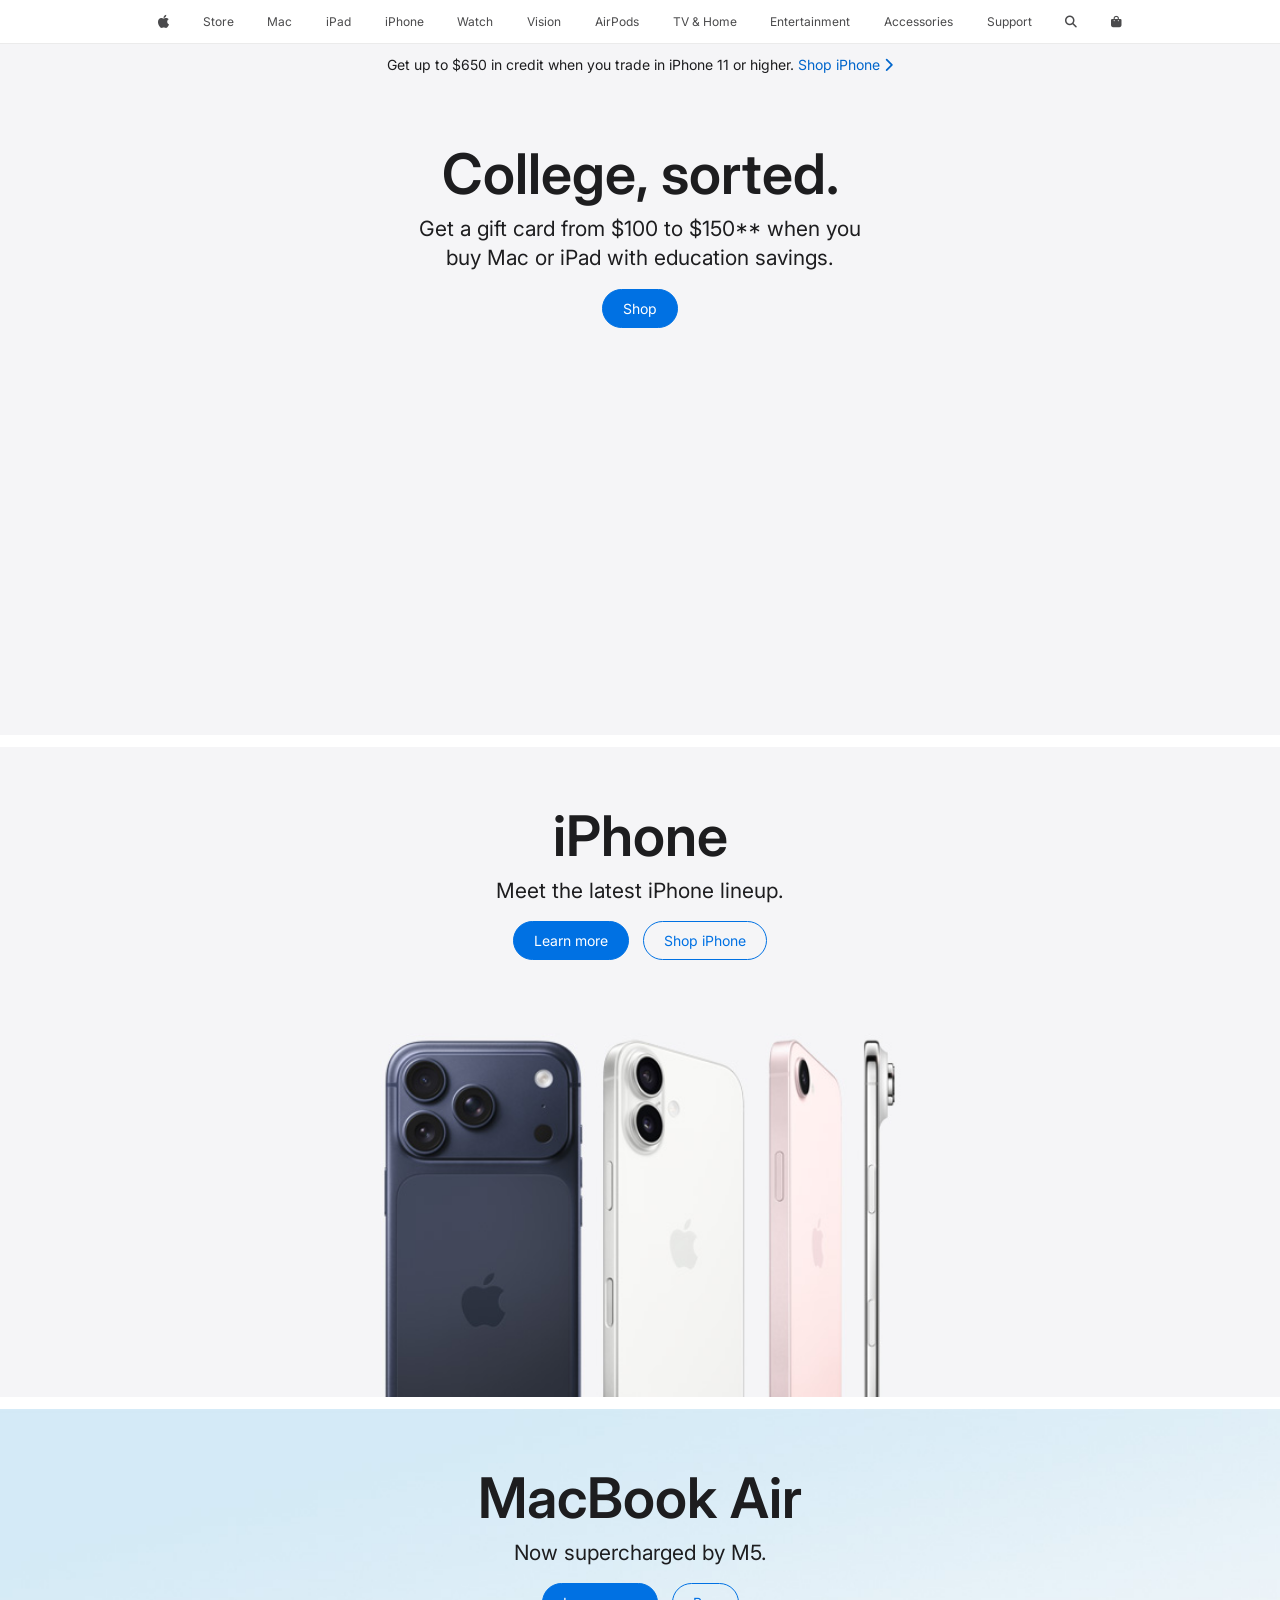
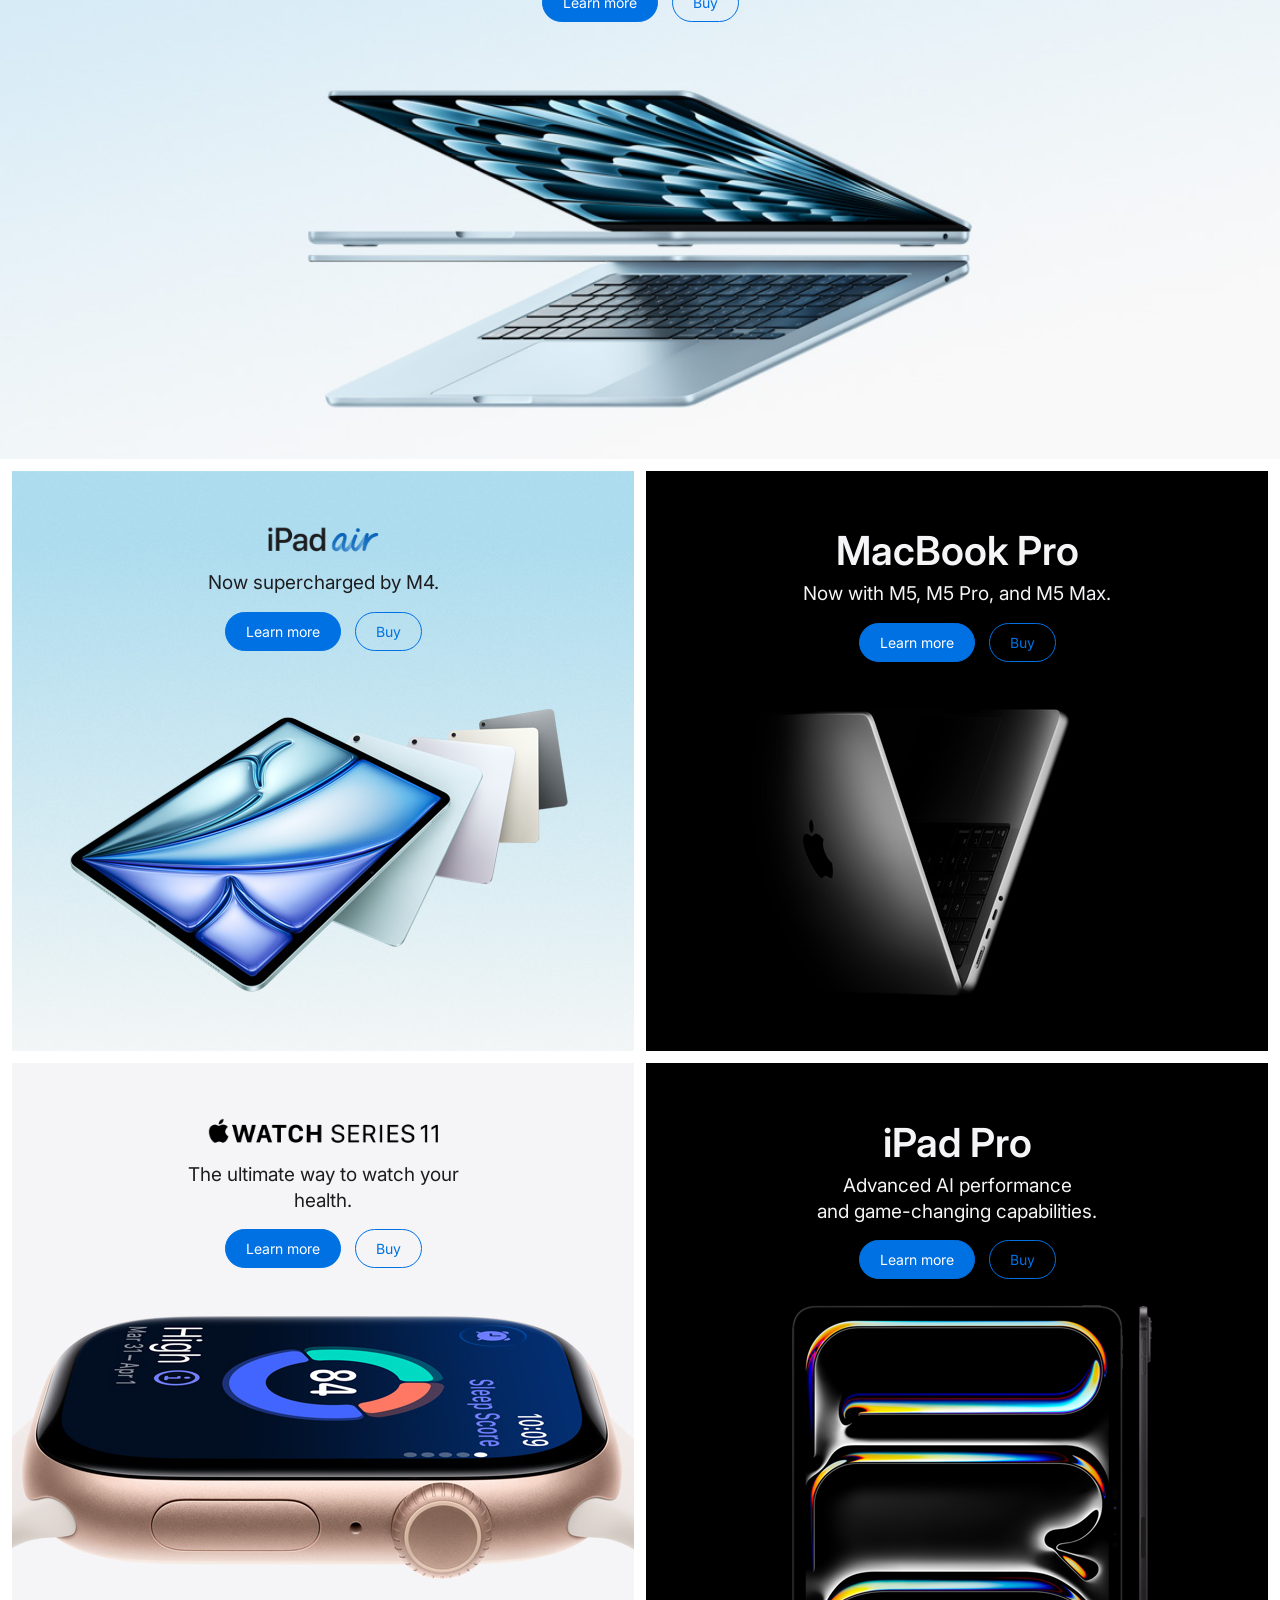
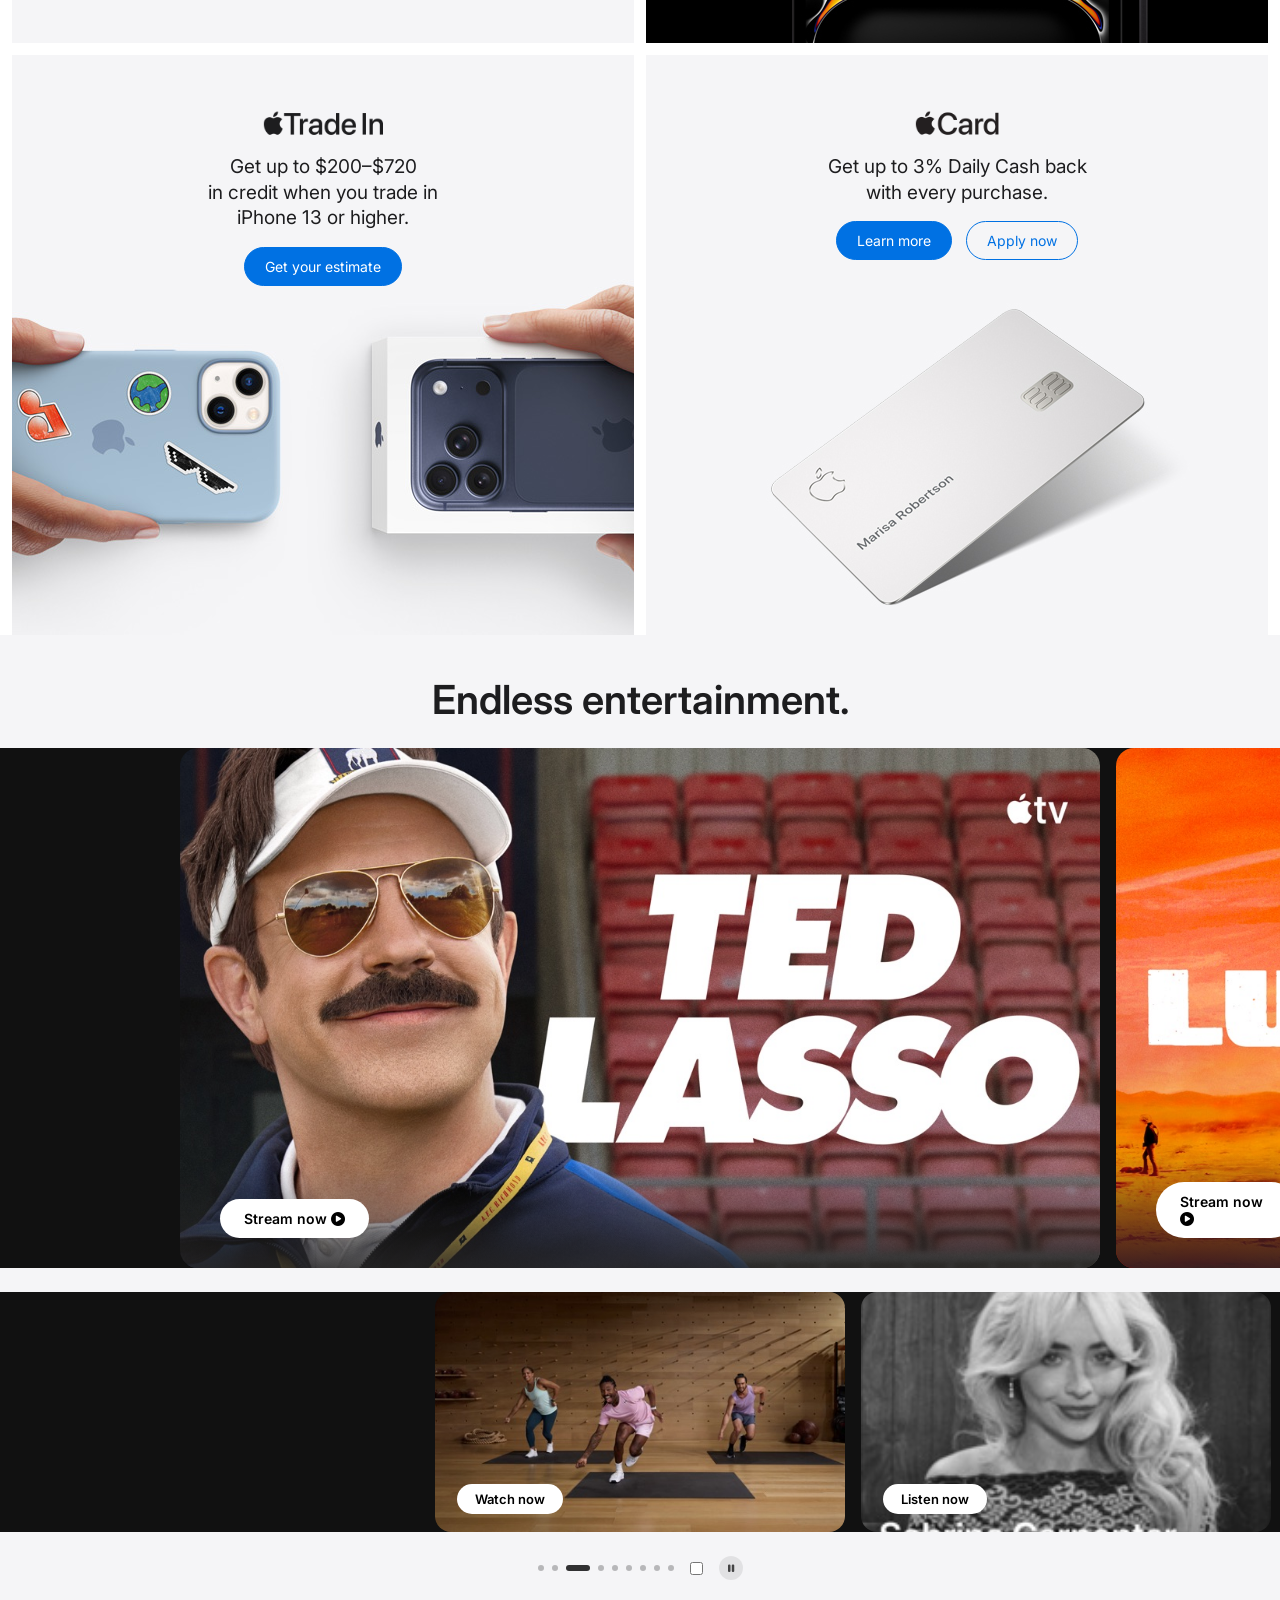
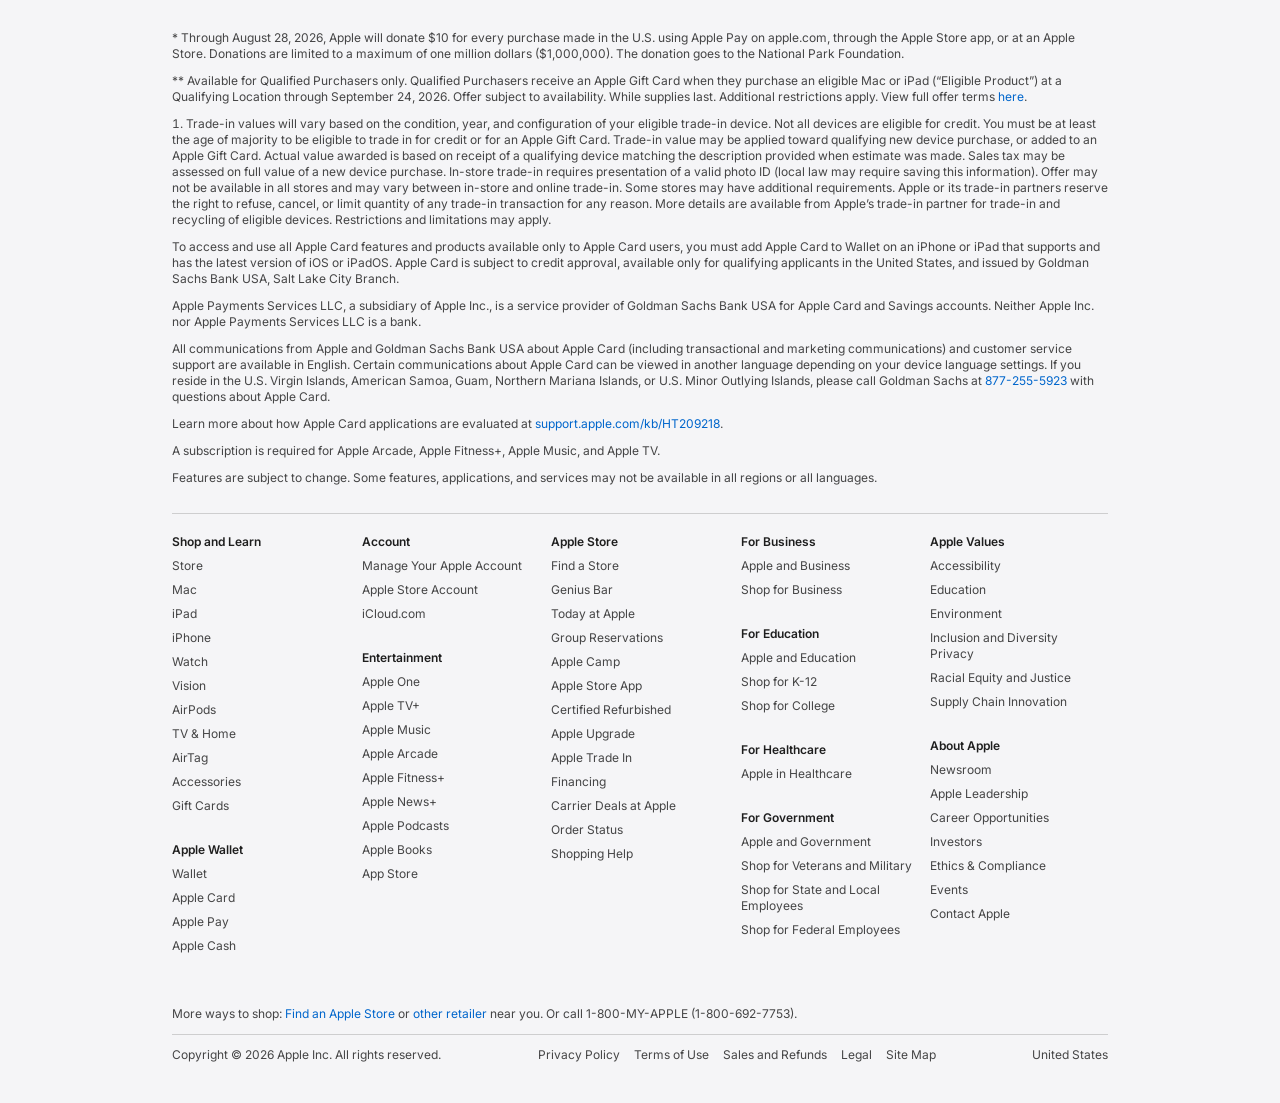
<file: index.html>
<!DOCTYPE html>
<html lang="en">
<head>
    <meta charset="UTF-8">
    <meta name="viewport" content="width=device-width, initial-scale=1.0">
    <title>Apple</title>
    <!-- Fonts & Icons -->
    <link rel="preconnect" href="https://fonts.googleapis.com">
    <link rel="preconnect" href="https://fonts.gstatic.com" crossorigin>
    <link href="https://fonts.googleapis.com/css2?family=Inter:wght@300;400;500;600;700&display=swap" rel="stylesheet">
    <link rel="stylesheet" href="https://cdnjs.cloudflare.com/ajax/libs/font-awesome/6.7.2/css/all.min.css">
    <link rel="stylesheet" href="./css/style.css">
</head>
<body>

    <!-- 1. STICKY GLOBAL NAV -->
    <header class="globalnav header-wrapper">
        <nav class="globalnav-content internal-wrapper header-links-wrapper">
            <input class="nav-toggle" type="checkbox" id="nav-toggle">
            <label class="nav-toggle-label" for="nav-toggle" aria-label="Open navigation">
                <i class="fa-solid fa-bars nav-open-icon"></i>
                <i class="fa-solid fa-xmark nav-close-icon"></i>
            </label>
            <ul class="globalnav-list">
                <li class="nav-item"><a href="#" class="globalnav-link globalnav-link-apple" aria-label="Apple"><i class="fa-brands fa-apple"></i></a></li>
                <li class="nav-item"><a href="#" class="globalnav-link">Store</a></li>
                <li class="nav-item"><a href="#" class="globalnav-link">Mac</a></li>
                <li class="nav-item"><a href="#" class="globalnav-link">iPad</a></li>
                <li class="nav-item"><a href="#" class="globalnav-link">iPhone</a></li>
                <li class="nav-item"><a href="#" class="globalnav-link">Watch</a></li>
                <li class="nav-item"><a href="#" class="globalnav-link">Vision</a></li>
                <li class="nav-item"><a href="#" class="globalnav-link">AirPods</a></li>
                <li class="nav-item"><a href="#" class="globalnav-link">TV &amp; Home</a></li>
                <li class="nav-item"><a href="#" class="globalnav-link">Entertainment</a></li>
                <li class="nav-item"><a href="#" class="globalnav-link">Accessories</a></li>
                <li class="nav-item"><a href="#" class="globalnav-link">Support</a></li>
                <li class="nav-item"><a href="#" class="globalnav-link" aria-label="Search"><i class="fa-solid fa-magnifying-glass"></i></a></li>
                <li class="nav-item"><a href="#" class="globalnav-link" aria-label="Shopping Bag"><i class="fa-solid fa-bag-shopping"></i></a></li>
            </ul>
        </nav>
    </header>

    <!-- 2. ANNOUNCEMENT RIBBON -->
    <div class="ribbon donation-bar-wrapper">
        <div class="ribbon-content">
            <p>Get up to $650 in credit when you trade in iPhone 11 or higher. <a href="#" class="ribbon-link">Shop iPhone <i class="fa-solid fa-chevron-right"></i></a></p>
        </div>
    </div>

    <!-- 3. MAIN CONTENT -->
    <main class="main">

        <!-- Hero 1: College, sorted. -->
        <section class="section-hero hero-bts">
            <div class="tile-content">
                <h2 class="typography-tile-headline">College, sorted.</h2>
                <p class="typography-tile-subhead">Get a gift card from $100 to $150** when you<br>buy Mac or iPad with education savings.</p>
                <div class="tile-ctas">
                    <a href="#" class="button button-elevated">Shop</a>
                </div>
            </div>
          <video
                id="college-video"
                class="college-video"
                autoplay
                muted
                playsinline
                preload="auto"
                loop
                tabindex="0"
                aria-label="Students using Apple devices"
            >
                <source src="https://www.apple.com/105/media/us/home/2026/0728f380-24a1-41b4-8575-8f63d7f3afb9/anim/hero/largetall.webm" type="video/webm">
            </video>
        </section>

        <!-- Hero 2: iPhone Family -->
        <section class="section-hero hero-iphone main-highlight-wrapper">
            <div class="tile-content">
                <h2 class="typography-tile-headline">iPhone</h2>
                <p class="typography-tile-subhead">Meet the latest iPhone lineup.</p>
                <div class="tile-ctas">
                    <a href="#" class="button">Learn more</a>
                    <a href="#" class="button button-secondary">Shop iPhone</a>
                </div>
            </div>
        </section>

        <!-- Hero 3: MacBook Air -->
        <section class="section-hero hero-macbook-air second-highlight-wrapper">
            <div class="tile-content">
                <h2 class="typography-tile-headline">MacBook Air</h2>
                <p class="typography-tile-subhead">Now supercharged by M5.</p>
                <div class="tile-ctas">
                    <a href="#" class="button">Learn more</a>
                    <a href="#" class="button button-secondary">Buy</a>
                </div>
            </div>
        </section>

        <!-- 4. 2-COLUMN PROMOTIONAL GRID -->
        <section class="section-promo fourth-highlight-wrapper">
            <div class="promo-grid-row">
                <!-- iPad Air -->
                <div class="promo-tile theme-light promo-ipad-air">
                    <div class="tile-content">
                        <img src="./images/promo_logo_ipad_air__dqdj4ni03quu_large.png" alt="iPad Air" class="logo-image">
                        <p class="typography-promo-subhead">Now supercharged by M4.</p>
                        <div class="tile-ctas">
                            <a href="#" class="button">Learn more</a>
                            <a href="#" class="button button-secondary">Buy</a>
                        </div>
                    </div>
                </div>

                <!-- MacBook Pro -->
                <div class="promo-tile theme-dark promo-macbook-pro">
                    <div class="tile-content">
                        <h3 class="typography-promo-headline">MacBook Pro</h3>
                        <p class="typography-promo-subhead">Now with M5, M5 Pro, and M5 Max.</p>
                        <div class="tile-ctas">
                            <a href="#" class="button">Learn more</a>
                            <a href="#" class="button button-secondary">Buy</a>
                        </div>
                    </div>
                </div>
            </div>

            <div class="promo-grid-row">
                <!-- Watch Series 11 -->
                <div class="promo-tile theme-light promo-watch-11">
                    <div class="tile-content">
                        <img src="./images/promo_logo_apple_watch_series_11__5r9c4l119tuy_large.png" alt="Apple Watch Series 11" class="logo-image">
                        <p class="typography-promo-subhead">The ultimate way to watch your health.</p>
                        <div class="tile-ctas">
                            <a href="#" class="button">Learn more</a>
                            <a href="#" class="button button-secondary">Buy</a>
                        </div>
                    </div>
                </div>

                <!-- iPad Pro -->
                <div class="promo-tile theme-dark promo-ipad-pro">
                    <div class="tile-content">
                        <h3 class="typography-promo-headline">iPad Pro</h3>
                        <p class="typography-promo-subhead">Advanced AI performance<br>and game-changing capabilities.</p>
                        <div class="tile-ctas">
                            <a href="#" class="button">Learn more</a>
                            <a href="#" class="button button-secondary">Buy</a>
                        </div>
                    </div>
                </div>
            </div>

            <div class="promo-grid-row">
                <!-- Trade In -->
                <div class="promo-tile theme-light promo-tradein">
                    <div class="tile-content">
                        <img src="./images/promo_logo_iphone_tradein__bb7assu7ubo2_large.png" alt="Apple Trade In" class="logo-image">
                        <p class="typography-promo-subhead">Get up to $200–$720<br>in credit when you trade in<br>iPhone 13 or higher.</p>
                        <div class="tile-ctas">
                            <a href="#" class="button">Get your estimate</a>
                        </div>
                    </div>
                </div>

                <!-- Apple Card -->
                <div class="promo-tile theme-light promo-apple-card">
                    <div class="tile-content">
                        <img src="./images/promo_logo_apple_card__28vxrcexz0ia_large.png" alt="Apple Card" class="logo-image">
                        <p class="typography-promo-subhead">Get up to 3% Daily Cash back<br>with every purchase.</p>
                        <div class="tile-ctas">
                            <a href="#" class="button">Learn more</a>
                            <a href="#" class="button button-secondary">Apply now</a>
                        </div>
                    </div>
                </div>
            </div>
        </section>

        <!-- 5. ENDLESS ENTERTAINMENT -->
        <section class="endless-entertainment entertainment-wrapper">
            <div class="media-gallery-headline-container">
                <h2 class="media-gallery-headline">Endless entertainment.</h2>
            </div>

            <!-- Apple TV+ Gallery -->
            <div class="marquee-wrapper marquee-tv carousel-scroll-wrapper">
                <div class="marquee-track carousel-row carousel-row--big">
                    <!-- Original Set -->
                    <div class="stream-banner-card card-ted-lasso">
                        <div class="stream-banner-overlay">
                            <a href="#" class="button button-stream-white">Stream now <i class="fa-solid fa-circle-play"></i></a>
                        </div>
                    </div>
                    <div class="stream-banner-card card-lucky">
                        <div class="stream-banner-overlay">
                            <a href="#" class="button button-stream-white">Stream now <i class="fa-solid fa-circle-play"></i></a>
                            <p class="stream-banner-text"><strong>Action</strong> • Anya Taylor-Joy is a grifter running for her life after a heist goes sideways.</p>
                        </div>
                    </div>
                    <div class="stream-banner-card card-f1">
                        <div class="stream-banner-overlay">
                            <a href="#" class="button button-stream-white">F1 on Apple TV</a>
                        </div>
                    </div>
                    <div class="stream-banner-card card-uconn"></div>
                    <div class="stream-banner-card card-silo"></div>
                    <div class="stream-banner-card card-mls"></div>
                    <div class="stream-banner-card card-mlb"></div>
                    <div class="stream-banner-card card-dink"></div>
                    <div class="stream-banner-card card-widow"></div>

                    <!-- Cloned Set for Infinite Loop -->
                    <div class="stream-banner-card card-ted-lasso" aria-hidden="true">
                        <div class="stream-banner-overlay">
                            <a href="#" class="button button-stream-white">Stream now <i class="fa-solid fa-circle-play"></i></a>
                        </div>
                    </div>
                    <div class="stream-banner-card card-lucky" aria-hidden="true">
                        <div class="stream-banner-overlay">
                            <a href="#" class="button button-stream-white">Stream now <i class="fa-solid fa-circle-play"></i></a>
                            <p class="stream-banner-text"><strong>Action</strong> • Anya Taylor-Joy is a grifter running for her life after a heist goes sideways.</p>
                        </div>
                    </div>
                    <div class="stream-banner-card card-f1" aria-hidden="true">
                        <div class="stream-banner-overlay">
                            <a href="#" class="button button-stream-white">F1 on Apple TV</a>
                        </div>
                    </div>
                    <div class="stream-banner-card card-uconn" aria-hidden="true"></div>
                    <div class="stream-banner-card card-silo" aria-hidden="true"></div>
                    <div class="stream-banner-card card-mls" aria-hidden="true"></div>
                    <div class="stream-banner-card card-mlb" aria-hidden="true"></div>
                    <div class="stream-banner-card card-dink" aria-hidden="true"></div>
                    <div class="stream-banner-card card-widow" aria-hidden="true"></div>
                </div>
            </div>

            <!-- Apple Family Services Gallery -->
            <div class="marquee-wrapper marquee-services carousel-scroll-wrapper">
                <div class="marquee-track-services carousel-row carousel-row--small">
                    <!-- Original Set -->
                    <div class="service-card card-fitness">
                        <div class="service-card-footer"><a href="#" class="button button-service-pill">Watch now</a></div>
                    </div>
                    <div class="service-card card-sabrina">
                        <div class="service-card-footer"><a href="#" class="button button-service-pill">Listen now</a></div>
                    </div>
                    <div class="service-card card-arcade">
                        <div class="service-card-footer"><a href="#" class="button button-service-pill">Play now</a></div>
                    </div>
                    <div class="service-card card-bowie">
                        <div class="service-card-footer"><a href="#" class="button button-service-pill">Watch now</a></div>
                    </div>
                    <div class="service-card card-alist">
                        <div class="service-card-footer"><a href="#" class="button button-service-pill">Listen now</a></div>
                    </div>
                    <div class="service-card card-music"></div>
                    <div class="service-card card-balatro"></div>
                    <div class="service-card card-fitness-strength"></div>

                    <!-- Cloned Set for Infinite Loop -->
                    <div class="service-card card-fitness" aria-hidden="true">
                        <div class="service-card-footer"><a href="#" class="button button-service-pill">Watch now</a></div>
                    </div>
                    <div class="service-card card-sabrina" aria-hidden="true">
                        <div class="service-card-footer"><a href="#" class="button button-service-pill">Listen now</a></div>
                    </div>
                    <div class="service-card card-arcade" aria-hidden="true">
                        <div class="service-card-footer"><a href="#" class="button button-service-pill">Play now</a></div>
                    </div>
                    <div class="service-card card-bowie" aria-hidden="true">
                        <div class="service-card-footer"><a href="#" class="button button-service-pill">Watch now</a></div>
                    </div>
                    <div class="service-card card-alist" aria-hidden="true">
                        <div class="service-card-footer"><a href="#" class="button button-service-pill">Listen now</a></div>
                    </div>
                    <div class="service-card card-music" aria-hidden="true"></div>
                    <div class="service-card card-balatro" aria-hidden="true"></div>
                    <div class="service-card card-fitness-strength" aria-hidden="true"></div>
                </div>
            </div>

            <!-- Carousel Controls & Pagination Dots -->
            <div class="carousel-controls-container">
                <div class="carousel-dots">
                    <button class="dot" type="button" aria-label="Show entertainment item 1"></button>
                    <button class="dot" type="button" aria-label="Show entertainment item 2"></button>
                    <button class="dot active" type="button" aria-label="Show entertainment item 3" aria-current="true"></button>
                    <button class="dot" type="button" aria-label="Show entertainment item 4"></button>
                    <button class="dot" type="button" aria-label="Show entertainment item 5"></button>
                    <button class="dot" type="button" aria-label="Show entertainment item 6"></button>
                    <button class="dot" type="button" aria-label="Show entertainment item 7"></button>
                    <button class="dot" type="button" aria-label="Show entertainment item 8"></button>
                    <button class="dot" type="button" aria-label="Show entertainment item 9"></button>
                </div>
                <input class="carousel-toggle" type="checkbox" id="entertainment-toggle">
                <label class="carousel-control-btn" for="entertainment-toggle" aria-label="Pause or play endless entertainment gallery">
                    <i class="fa-solid fa-pause carousel-pause-icon"></i>
                    <i class="fa-solid fa-play carousel-play-icon"></i>
                </label>
            </div>
        </section>

    </main>

    <!-- 6. COMPLETE MULTI-COLUMN FOOTER DIRECTORY -->
    <footer id="ac-globalfooter" class="ac-globalfooter footer-wrapper">
        <div class="ac-gf-content">
            <section class="ac-gf-sosumi">
                <p>* Through August 28, 2026, Apple will donate $10 for every purchase made in the U.S. using Apple Pay on apple.com, through the Apple Store app, or at an Apple Store. Donations are limited to a maximum of one million dollars ($1,000,000). The donation goes to the National Park Foundation.</p>
                <p>** Available for Qualified Purchasers only. Qualified Purchasers receive an Apple Gift Card when they purchase an eligible Mac or iPad (&ldquo;Eligible Product&rdquo;) at a Qualifying Location through September 24, 2026. Offer subject to availability. While supplies last. Additional restrictions apply. View full offer terms <a href="#">here</a>.</p>
                <ol>
                    <li>Trade-in values will vary based on the condition, year, and configuration of your eligible trade-in device. Not all devices are eligible for credit. You must be at least the age of majority to be eligible to trade in for credit or for an Apple Gift Card. Trade-in value may be applied toward qualifying new device purchase, or added to an Apple Gift Card. Actual value awarded is based on receipt of a qualifying device matching the description provided when estimate was made. Sales tax may be assessed on full value of a new device purchase. In-store trade-in requires presentation of a valid photo ID (local law may require saving this information). Offer may not be available in all stores and may vary between in-store and online trade-in. Some stores may have additional requirements. Apple or its trade-in partners reserve the right to refuse, cancel, or limit quantity of any trade-in transaction for any reason. More details are available from Apple&rsquo;s trade-in partner for trade-in and recycling of eligible devices. Restrictions and limitations may apply.</li>
                </ol>
                <p>To access and use all Apple Card features and products available only to Apple Card users, you must add Apple Card to Wallet on an iPhone or iPad that supports and has the latest version of iOS or iPadOS. Apple Card is subject to credit approval, available only for qualifying applicants in the United States, and issued by Goldman Sachs Bank USA, Salt Lake City Branch.</p>
                <p>Apple Payments Services LLC, a subsidiary of Apple Inc., is a service provider of Goldman Sachs Bank USA for Apple Card and Savings accounts. Neither Apple Inc. nor Apple Payments Services LLC is a bank.</p>
                <p>All communications from Apple and Goldman Sachs Bank USA about Apple Card (including transactional and marketing communications) and customer service support are available in English. Certain communications about Apple Card can be viewed in another language depending on your device language settings. If you reside in the U.S. Virgin Islands, American Samoa, Guam, Northern Mariana Islands, or U.S. Minor Outlying Islands, please call Goldman Sachs at <a href="tel:8772555923">877-255-5923</a> with questions about Apple Card.</p>
                <p>Learn more about how Apple Card applications are evaluated at <a href="#">support.apple.com/kb/HT209218</a>.</p>
                <p>A subscription is required for Apple Arcade, Apple Fitness+, Apple Music, and Apple TV.</p>
                <p>Features are subject to change. Some features, applications, and services may not be available in all regions or all languages.</p>
            </section>

            <nav class="ac-gf-directory">
                <div class="ac-gf-directory-column">
                    <div class="ac-gf-directory-column-section">
                        <h3 class="ac-gf-directory-column-section-title">Shop and Learn</h3>
                        <ul class="ac-gf-directory-column-section-list">
                            <li class="ac-gf-directory-column-section-item"><a class="ac-gf-directory-column-section-link" href="#">Store</a></li>
                            <li class="ac-gf-directory-column-section-item"><a class="ac-gf-directory-column-section-link" href="#">Mac</a></li>
                            <li class="ac-gf-directory-column-section-item"><a class="ac-gf-directory-column-section-link" href="#">iPad</a></li>
                            <li class="ac-gf-directory-column-section-item"><a class="ac-gf-directory-column-section-link" href="#">iPhone</a></li>
                            <li class="ac-gf-directory-column-section-item"><a class="ac-gf-directory-column-section-link" href="#">Watch</a></li>
                            <li class="ac-gf-directory-column-section-item"><a class="ac-gf-directory-column-section-link" href="#">Vision</a></li>
                            <li class="ac-gf-directory-column-section-item"><a class="ac-gf-directory-column-section-link" href="#">AirPods</a></li>
                            <li class="ac-gf-directory-column-section-item"><a class="ac-gf-directory-column-section-link" href="#">TV &amp; Home</a></li>
                            <li class="ac-gf-directory-column-section-item"><a class="ac-gf-directory-column-section-link" href="#">AirTag</a></li>
                            <li class="ac-gf-directory-column-section-item"><a class="ac-gf-directory-column-section-link" href="#">Accessories</a></li>
                            <li class="ac-gf-directory-column-section-item"><a class="ac-gf-directory-column-section-link" href="#">Gift Cards</a></li>
                        </ul>
                    </div>
                    <div class="ac-gf-directory-column-section">
                        <h3 class="ac-gf-directory-column-section-title">Apple Wallet</h3>
                        <ul class="ac-gf-directory-column-section-list">
                            <li class="ac-gf-directory-column-section-item"><a class="ac-gf-directory-column-section-link" href="#">Wallet</a></li>
                            <li class="ac-gf-directory-column-section-item"><a class="ac-gf-directory-column-section-link" href="#">Apple Card</a></li>
                            <li class="ac-gf-directory-column-section-item"><a class="ac-gf-directory-column-section-link" href="#">Apple Pay</a></li>
                            <li class="ac-gf-directory-column-section-item"><a class="ac-gf-directory-column-section-link" href="#">Apple Cash</a></li>
                        </ul>
                    </div>
                </div>

                <div class="ac-gf-directory-column">
                    <div class="ac-gf-directory-column-section">
                        <h3 class="ac-gf-directory-column-section-title">Account</h3>
                        <ul class="ac-gf-directory-column-section-list">
                            <li class="ac-gf-directory-column-section-item"><a class="ac-gf-directory-column-section-link" href="#">Manage Your Apple Account</a></li>
                            <li class="ac-gf-directory-column-section-item"><a class="ac-gf-directory-column-section-link" href="#">Apple Store Account</a></li>
                            <li class="ac-gf-directory-column-section-item"><a class="ac-gf-directory-column-section-link" href="#">iCloud.com</a></li>
                        </ul>
                    </div>
                    <div class="ac-gf-directory-column-section">
                        <h3 class="ac-gf-directory-column-section-title">Entertainment</h3>
                        <ul class="ac-gf-directory-column-section-list">
                            <li class="ac-gf-directory-column-section-item"><a class="ac-gf-directory-column-section-link" href="#">Apple One</a></li>
                            <li class="ac-gf-directory-column-section-item"><a class="ac-gf-directory-column-section-link" href="#">Apple TV+</a></li>
                            <li class="ac-gf-directory-column-section-item"><a class="ac-gf-directory-column-section-link" href="#">Apple Music</a></li>
                            <li class="ac-gf-directory-column-section-item"><a class="ac-gf-directory-column-section-link" href="#">Apple Arcade</a></li>
                            <li class="ac-gf-directory-column-section-item"><a class="ac-gf-directory-column-section-link" href="#">Apple Fitness+</a></li>
                            <li class="ac-gf-directory-column-section-item"><a class="ac-gf-directory-column-section-link" href="#">Apple News+</a></li>
                            <li class="ac-gf-directory-column-section-item"><a class="ac-gf-directory-column-section-link" href="#">Apple Podcasts</a></li>
                            <li class="ac-gf-directory-column-section-item"><a class="ac-gf-directory-column-section-link" href="#">Apple Books</a></li>
                            <li class="ac-gf-directory-column-section-item"><a class="ac-gf-directory-column-section-link" href="#">App Store</a></li>
                        </ul>
                    </div>
                </div>

                <div class="ac-gf-directory-column">
                    <div class="ac-gf-directory-column-section">
                        <h3 class="ac-gf-directory-column-section-title">Apple Store</h3>
                        <ul class="ac-gf-directory-column-section-list">
                            <li class="ac-gf-directory-column-section-item"><a class="ac-gf-directory-column-section-link" href="#">Find a Store</a></li>
                            <li class="ac-gf-directory-column-section-item"><a class="ac-gf-directory-column-section-link" href="#">Genius Bar</a></li>
                            <li class="ac-gf-directory-column-section-item"><a class="ac-gf-directory-column-section-link" href="#">Today at Apple</a></li>
                            <li class="ac-gf-directory-column-section-item"><a class="ac-gf-directory-column-section-link" href="#">Group Reservations</a></li>
                            <li class="ac-gf-directory-column-section-item"><a class="ac-gf-directory-column-section-link" href="#">Apple Camp</a></li>
                            <li class="ac-gf-directory-column-section-item"><a class="ac-gf-directory-column-section-link" href="#">Apple Store App</a></li>
                            <li class="ac-gf-directory-column-section-item"><a class="ac-gf-directory-column-section-link" href="#">Certified Refurbished</a></li>
                            <li class="ac-gf-directory-column-section-item"><a class="ac-gf-directory-column-section-link" href="#">Apple Upgrade</a></li>
                            <li class="ac-gf-directory-column-section-item"><a class="ac-gf-directory-column-section-link" href="#">Apple Trade In</a></li>
                            <li class="ac-gf-directory-column-section-item"><a class="ac-gf-directory-column-section-link" href="#">Financing</a></li>
                            <li class="ac-gf-directory-column-section-item"><a class="ac-gf-directory-column-section-link" href="#">Carrier Deals at Apple</a></li>
                            <li class="ac-gf-directory-column-section-item"><a class="ac-gf-directory-column-section-link" href="#">Order Status</a></li>
                            <li class="ac-gf-directory-column-section-item"><a class="ac-gf-directory-column-section-link" href="#">Shopping Help</a></li>
                        </ul>
                    </div>
                </div>

                <div class="ac-gf-directory-column">
                    <div class="ac-gf-directory-column-section">
                        <h3 class="ac-gf-directory-column-section-title">For Business</h3>
                        <ul class="ac-gf-directory-column-section-list">
                            <li class="ac-gf-directory-column-section-item"><a class="ac-gf-directory-column-section-link" href="#">Apple and Business</a></li>
                            <li class="ac-gf-directory-column-section-item"><a class="ac-gf-directory-column-section-link" href="#">Shop for Business</a></li>
                        </ul>
                    </div>
                    <div class="ac-gf-directory-column-section">
                        <h3 class="ac-gf-directory-column-section-title">For Education</h3>
                        <ul class="ac-gf-directory-column-section-list">
                            <li class="ac-gf-directory-column-section-item"><a class="ac-gf-directory-column-section-link" href="#">Apple and Education</a></li>
                            <li class="ac-gf-directory-column-section-item"><a class="ac-gf-directory-column-section-link" href="#">Shop for K-12</a></li>
                            <li class="ac-gf-directory-column-section-item"><a class="ac-gf-directory-column-section-link" href="#">Shop for College</a></li>
                        </ul>
                    </div>
                    <div class="ac-gf-directory-column-section">
                        <h3 class="ac-gf-directory-column-section-title">For Healthcare</h3>
                        <ul class="ac-gf-directory-column-section-list">
                            <li class="ac-gf-directory-column-section-item"><a class="ac-gf-directory-column-section-link" href="#">Apple in Healthcare</a></li>
                        </ul>
                    </div>
                    <div class="ac-gf-directory-column-section">
                        <h3 class="ac-gf-directory-column-section-title">For Government</h3>
                        <ul class="ac-gf-directory-column-section-list">
                            <li class="ac-gf-directory-column-section-item"><a class="ac-gf-directory-column-section-link" href="#">Apple and Government</a></li>
                            <li class="ac-gf-directory-column-section-item"><a class="ac-gf-directory-column-section-link" href="#">Shop for Veterans and Military</a></li>
                            <li class="ac-gf-directory-column-section-item"><a class="ac-gf-directory-column-section-link" href="#">Shop for State and Local Employees</a></li>
                            <li class="ac-gf-directory-column-section-item"><a class="ac-gf-directory-column-section-link" href="#">Shop for Federal Employees</a></li>
                        </ul>
                    </div>
                </div>

                <div class="ac-gf-directory-column">
                    <div class="ac-gf-directory-column-section">
                        <h3 class="ac-gf-directory-column-section-title">Apple Values</h3>
                        <ul class="ac-gf-directory-column-section-list">
                            <li class="ac-gf-directory-column-section-item"><a class="ac-gf-directory-column-section-link" href="#">Accessibility</a></li>
                            <li class="ac-gf-directory-column-section-item"><a class="ac-gf-directory-column-section-link" href="#">Education</a></li>
                            <li class="ac-gf-directory-column-section-item"><a class="ac-gf-directory-column-section-link" href="#">Environment</a></li>
                            <li class="nav-item"><a href="#" class="ac-gf-directory-column-section-link">Inclusion and Diversity</a></li>
                            <li class="ac-gf-directory-column-section-item"><a class="ac-gf-directory-column-section-link" href="#">Privacy</a></li>
                            <li class="ac-gf-directory-column-section-item"><a class="ac-gf-directory-column-section-link" href="#">Racial Equity and Justice</a></li>
                            <li class="ac-gf-directory-column-section-item"><a class="ac-gf-directory-column-section-link" href="#">Supply Chain Innovation</a></li>
                        </ul>
                    </div>
                    <div class="ac-gf-directory-column-section">
                        <h3 class="ac-gf-directory-column-section-title">About Apple</h3>
                        <ul class="ac-gf-directory-column-section-list">
                            <li class="ac-gf-directory-column-section-item"><a class="ac-gf-directory-column-section-link" href="#">Newsroom</a></li>
                            <li class="ac-gf-directory-column-section-item"><a class="ac-gf-directory-column-section-link" href="#">Apple Leadership</a></li>
                            <li class="ac-gf-directory-column-section-item"><a class="ac-gf-directory-column-section-link" href="#">Career Opportunities</a></li>
                            <li class="ac-gf-directory-column-section-item"><a class="ac-gf-directory-column-section-link" href="#">Investors</a></li>
                            <li class="ac-gf-directory-column-section-item"><a class="ac-gf-directory-column-section-link" href="#">Ethics &amp; Compliance</a></li>
                            <li class="ac-gf-directory-column-section-item"><a class="ac-gf-directory-column-section-link" href="#">Events</a></li>
                            <li class="ac-gf-directory-column-section-item"><a class="ac-gf-directory-column-section-link" href="#">Contact Apple</a></li>
                        </ul>
                    </div>
                </div>
            </nav>

            <section class="ac-gf-footer-shop">
                <p>More ways to shop: <a href="#">Find an Apple Store</a> or <a href="#">other retailer</a> near you. Or call 1-800-MY-APPLE (1-800-692-7753).</p>
            </section>

            <section class="ac-gf-footer-legal">
                <div class="ac-gf-footer-legal-copyright">Copyright &copy; 2026 Apple Inc. All rights reserved.</div>
                <ul class="ac-gf-footer-legal-links">
                    <li class="ac-gf-footer-legal-links-item"><a class="ac-gf-footer-legal-link" href="#">Privacy Policy</a></li>
                    <li class="ac-gf-footer-legal-links-item"><a class="ac-gf-footer-legal-link" href="#">Terms of Use</a></li>
                    <li class="ac-gf-footer-legal-links-item"><a class="ac-gf-footer-legal-link" href="#">Sales and Refunds</a></li>
                    <li class="ac-gf-footer-legal-links-item"><a class="ac-gf-footer-legal-link" href="#">Legal</a></li>
                    <li class="ac-gf-footer-legal-links-item"><a class="ac-gf-footer-legal-link" href="#">Site Map</a></li>
                </ul>
                <div class="ac-gf-footer-locale">
                    <span>United States</span>
                </div>
            </section>
        </div>
    </footer>
</body>
</html>
</file>
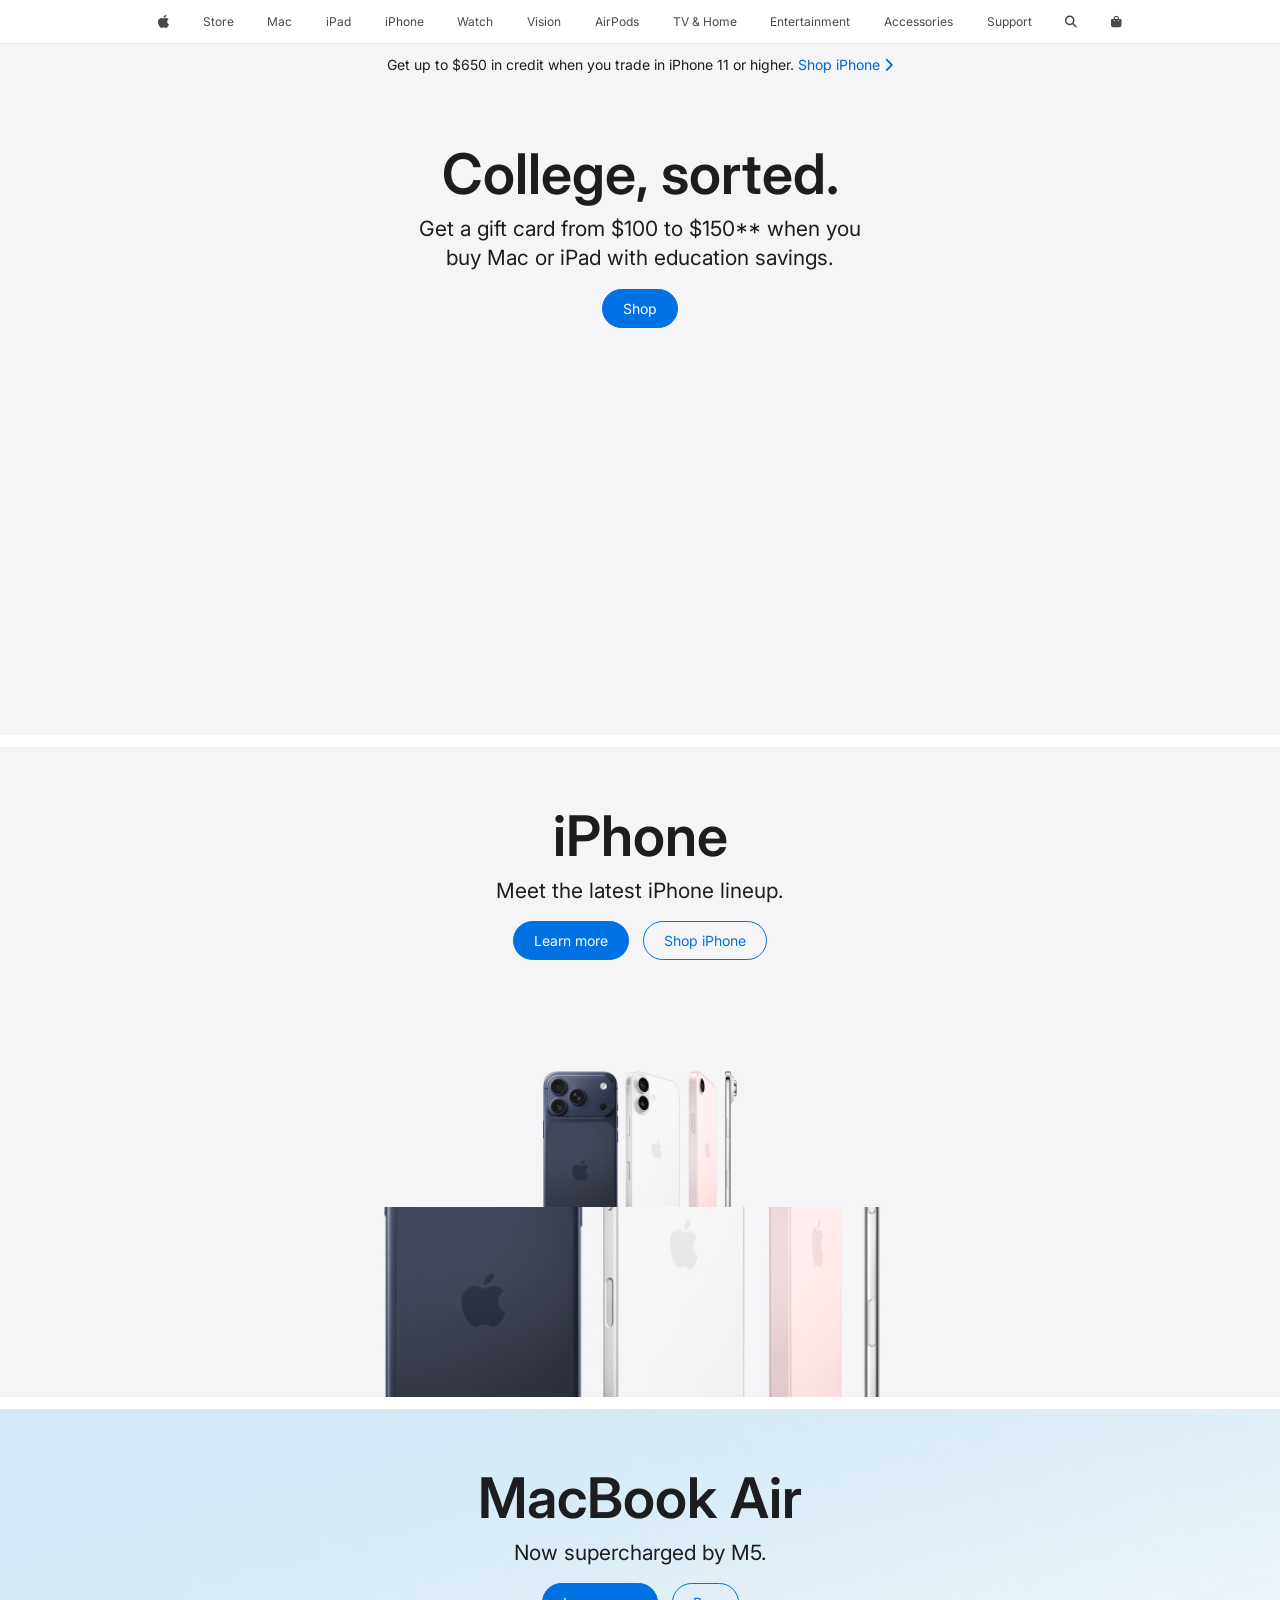
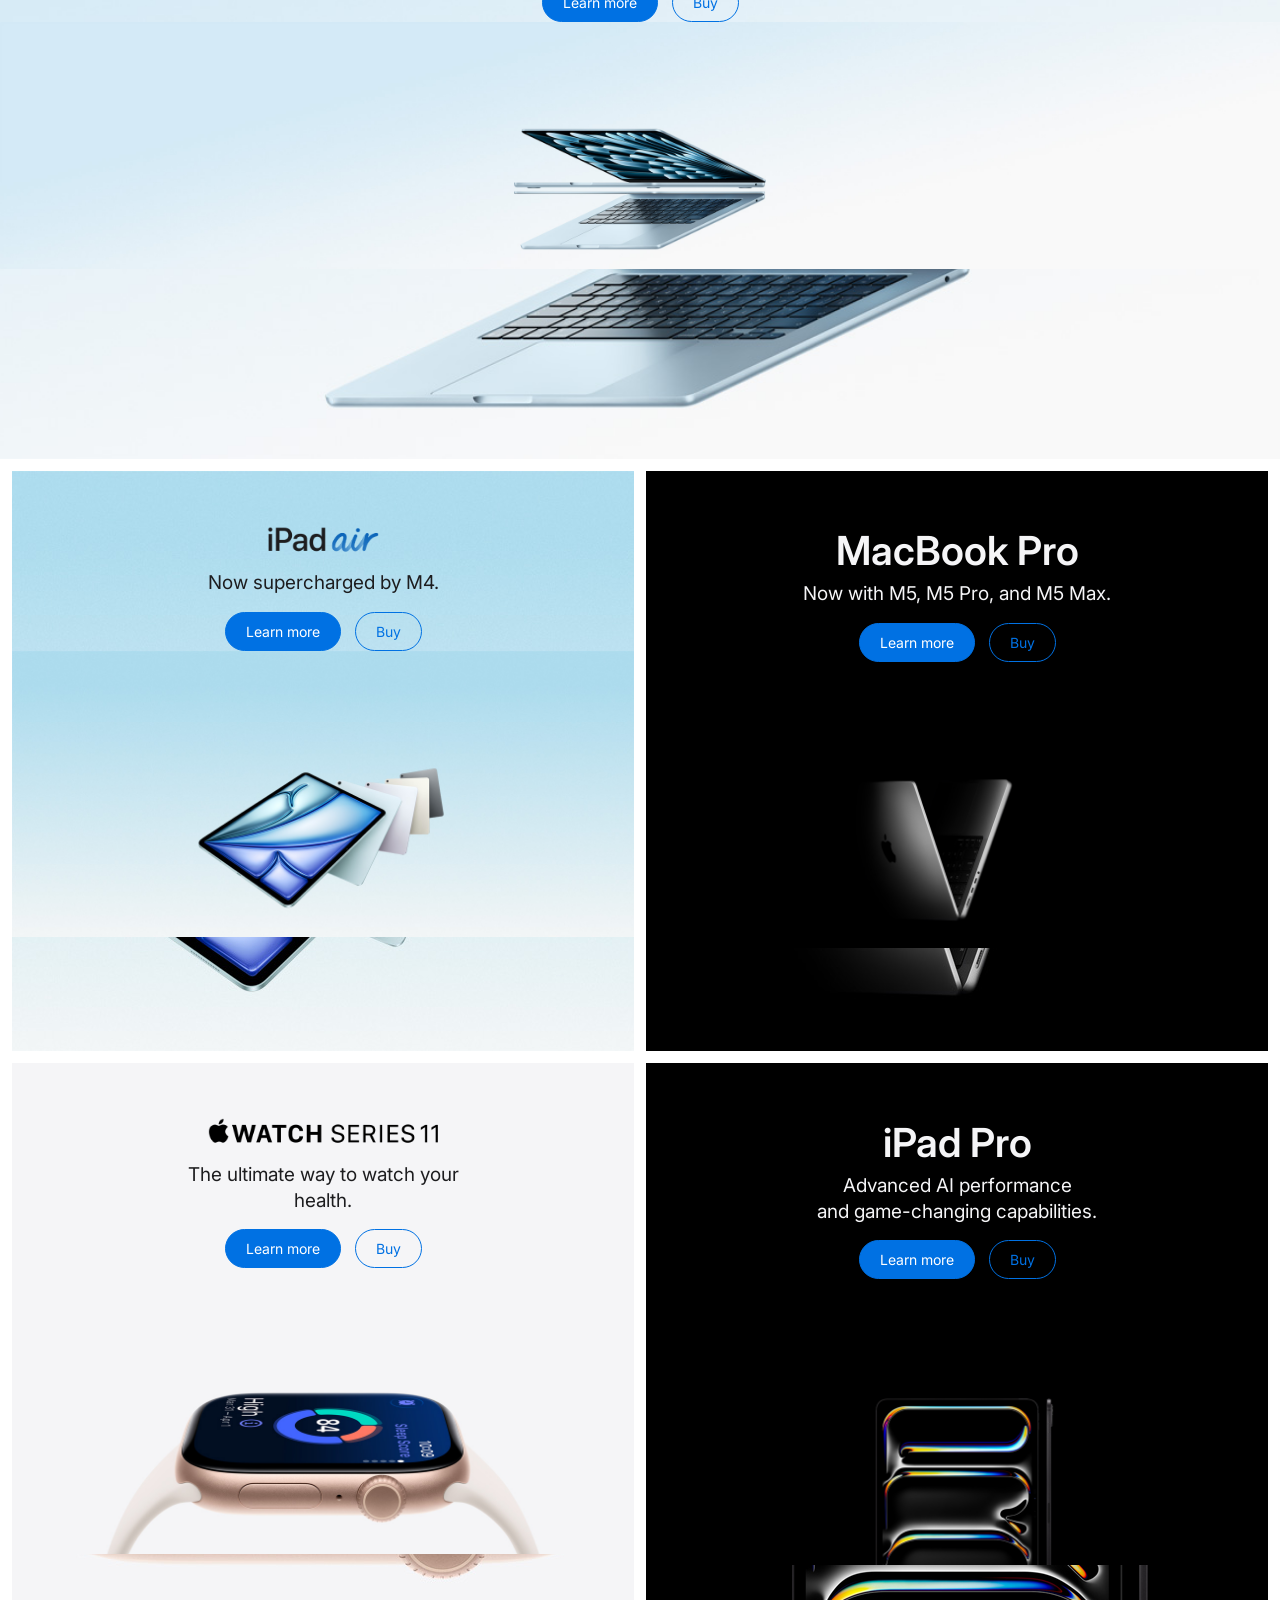
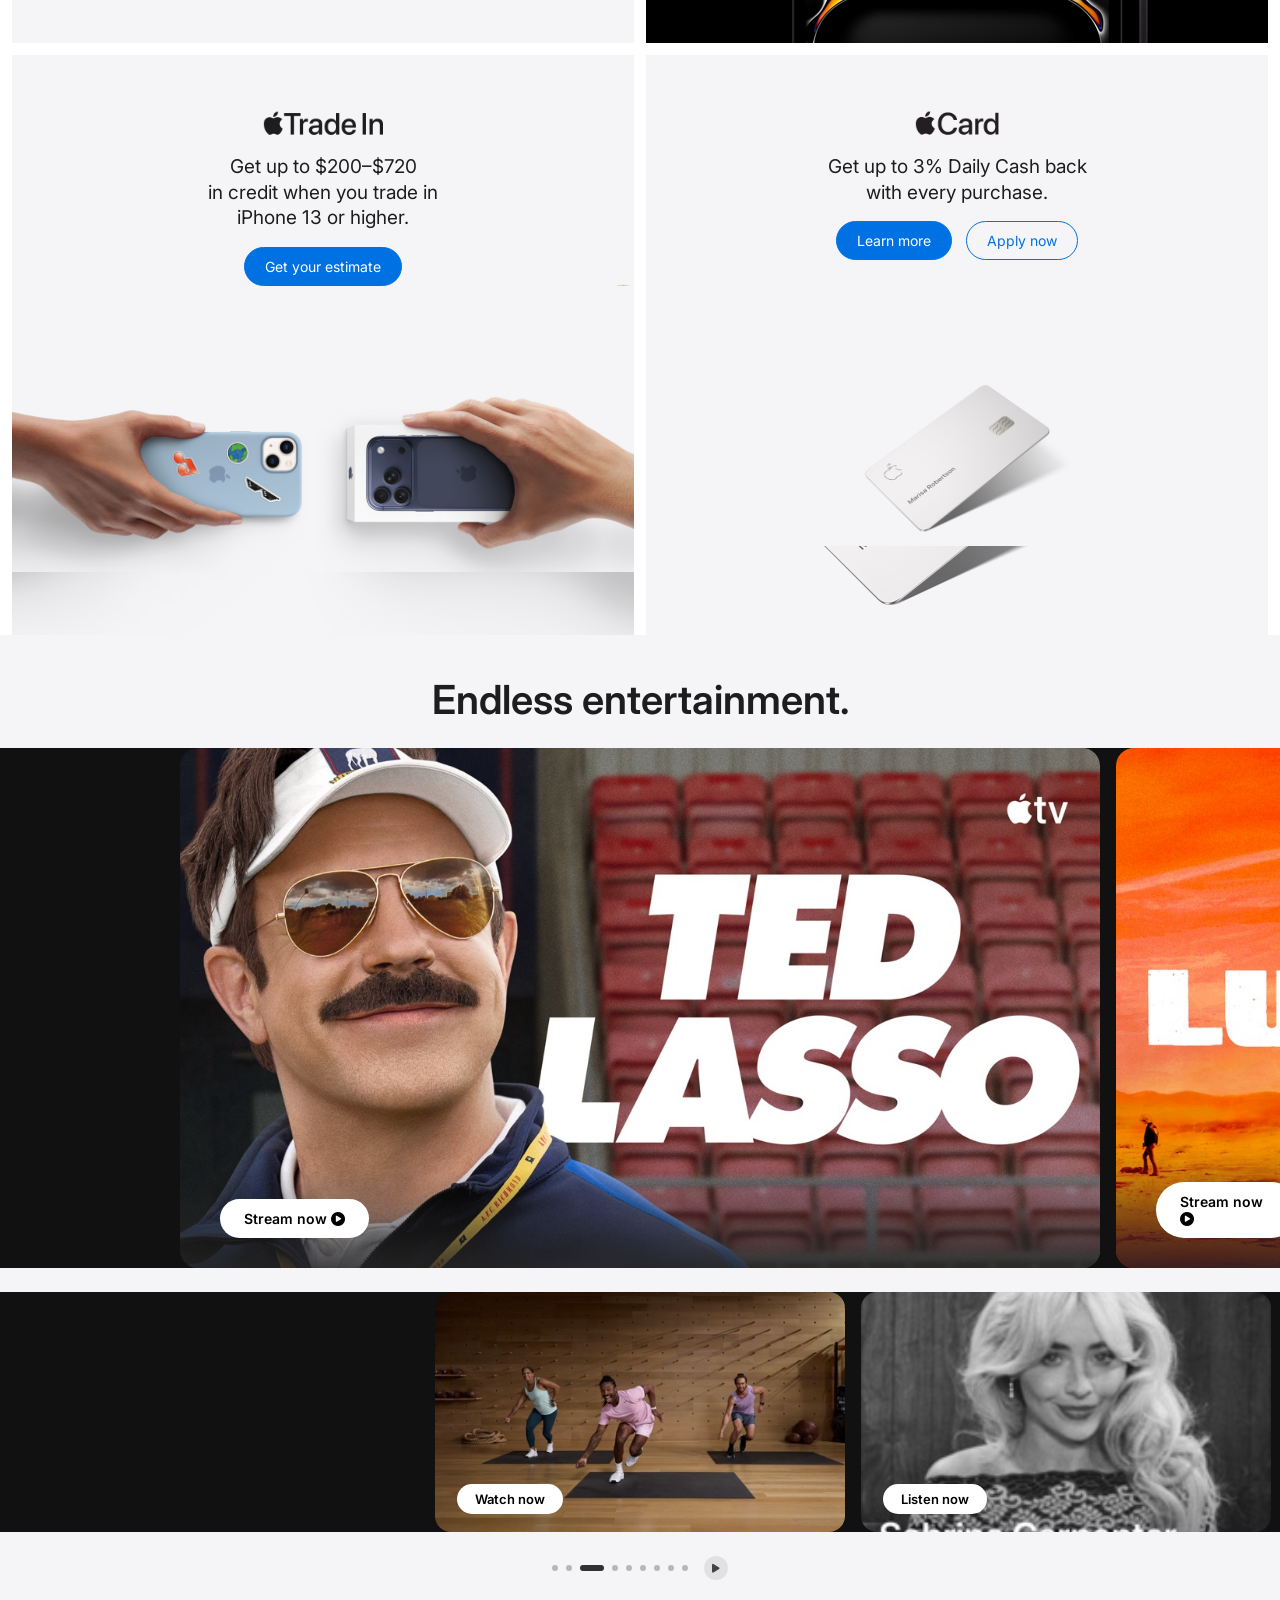
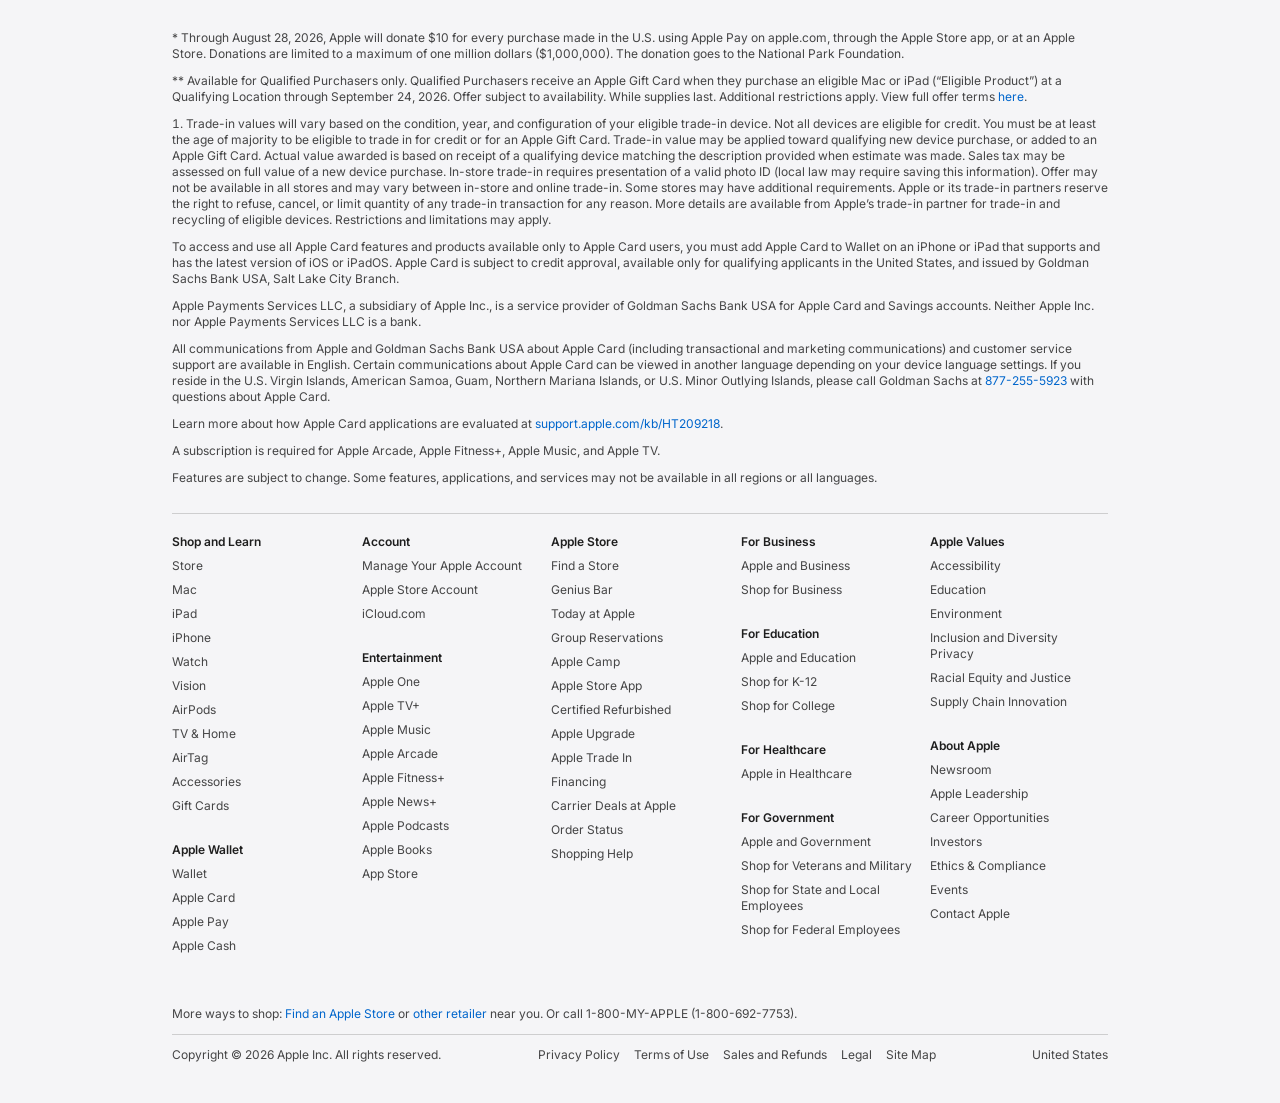
<file: Apple3.html>
<!DOCTYPE html>
<html lang="en">
<head>
    <meta charset="UTF-8">
    <meta name="viewport" content="width=device-width, initial-scale=1.0">
    <title>Apple</title>
    <!-- Fonts & Icons -->
    <link rel="preconnect" href="https://fonts.googleapis.com">
    <link rel="preconnect" href="https://fonts.gstatic.com" crossorigin>
    <link href="https://fonts.googleapis.com/css2?family=Inter:wght@300;400;500;600;700&display=swap" rel="stylesheet">
    <link rel="stylesheet" href="https://cdnjs.cloudflare.com/ajax/libs/font-awesome/6.7.2/css/all.min.css">
    <link rel="stylesheet" href="./css/style.css">
</head>
<body>

    <!-- 1. STICKY GLOBAL NAV -->
    <header class="globalnav">
        <nav class="globalnav-content">
            <ul class="globalnav-list">
                <li class="nav-item"><a href="#" class="globalnav-link globalnav-link-apple" aria-label="Apple"><i class="fa-brands fa-apple"></i></a></li>
                <li class="nav-item"><a href="#" class="globalnav-link">Store</a></li>
                <li class="nav-item"><a href="#" class="globalnav-link">Mac</a></li>
                <li class="nav-item"><a href="#" class="globalnav-link">iPad</a></li>
                <li class="nav-item"><a href="#" class="globalnav-link">iPhone</a></li>
                <li class="nav-item"><a href="#" class="globalnav-link">Watch</a></li>
                <li class="nav-item"><a href="#" class="globalnav-link">Vision</a></li>
                <li class="nav-item"><a href="#" class="globalnav-link">AirPods</a></li>
                <li class="nav-item"><a href="#" class="globalnav-link">TV &amp; Home</a></li>
                <li class="nav-item"><a href="#" class="globalnav-link">Entertainment</a></li>
                <li class="nav-item"><a href="#" class="globalnav-link">Accessories</a></li>
                <li class="nav-item"><a href="#" class="globalnav-link">Support</a></li>
                <li class="nav-item"><a href="#" class="globalnav-link" aria-label="Search"><i class="fa-solid fa-magnifying-glass"></i></a></li>
                <li class="nav-item"><a href="#" class="globalnav-link" aria-label="Shopping Bag"><i class="fa-solid fa-bag-shopping"></i></a></li>
            </ul>
        </nav>
    </header>

    <!-- 2. ANNOUNCEMENT RIBBON -->
    <div class="ribbon">
        <div class="ribbon-content">
            <p>Get up to $650 in credit when you trade in iPhone 11 or higher. <a href="#" class="ribbon-link">Shop iPhone <i class="fa-solid fa-chevron-right"></i></a></p>
        </div>
    </div>

    <!-- 3. MAIN CONTENT -->
    <main class="main">

        <!-- Hero 1: College, sorted. -->
        <section class="section-hero hero-bts">
            <div class="tile-content">
                <h2 class="typography-tile-headline">College, sorted.</h2>
                <p class="typography-tile-subhead">Get a gift card from $100 to $150** when you<br>buy Mac or iPad with education savings.</p>
                <div class="tile-ctas">
                    <a href="#" class="button button-elevated">Shop</a>
                </div>
            </div>
            <video
                id="college-video"
                class="college-video"
                autoplay
                muted
                playsinline
                preload="auto"
                loop
                tabindex="0"
                aria-label="Students using Apple devices"
            >
                <source src="https://www.apple.com/105/media/us/home/2026/0728f380-24a1-41b4-8575-8f63d7f3afb9/anim/hero/largetall.webm" type="video/webm">
            </video>
        </section>

       
        <!-- Hero 2: iPhone Family -->
        <section class="section-hero hero-iphone">
            <div class="tile-content">
                <h2 class="typography-tile-headline">iPhone</h2>
                <p class="typography-tile-subhead">Meet the latest iPhone lineup.</p>
                <div class="tile-ctas">
                    <a href="#" class="button">Learn more</a>
                    <a href="#" class="button button-secondary">Shop iPhone</a>
                </div>
            </div>
            <div class="tile-image-wrapper">
                <img src="./images/hero_iphone_family__be5jkzxszb1e_large.jpg" alt="iPhone lineup">
            </div>
        </section>

        <!-- Hero 3: MacBook Air -->
        <section class="section-hero hero-macbook-air">
            <div class="tile-content">
                <h2 class="typography-tile-headline">MacBook Air</h2>
                <p class="typography-tile-subhead">Now supercharged by M5.</p>
                <div class="tile-ctas">
                    <a href="#" class="button">Learn more</a>
                    <a href="#" class="button button-secondary">Buy</a>
                </div>
            </div>
            <div class="tile-image-wrapper">
                <img src="./images/hero_macbook_air_m5__eb1idggd120y_large.jpg" alt="MacBook Air M5">
            </div>
        </section>

        <!-- 4. 2-COLUMN PROMOTIONAL GRID -->
        <section class="section-promo">
            <div class="promo-grid-row">
                <!-- iPad Air -->
                <div class="promo-tile theme-light promo-ipad-air">
                    <div class="tile-content">
                        <img src="./images/promo_logo_ipad_air__dqdj4ni03quu_large.png" alt="iPad Air" class="logo-image">
                        <p class="typography-promo-subhead">Now supercharged by M4.</p>
                        <div class="tile-ctas">
                            <a href="#" class="button">Learn more</a>
                            <a href="#" class="button button-secondary">Buy</a>
                        </div>
                    </div>
                    <div class="tile-image-wrapper">
                        <img src="./images/promo_ipad_air_m4__bgcv7t286k8y_large.jpg" alt="iPad Air">
                    </div>
                </div>

                <!-- MacBook Pro -->
                <div class="promo-tile theme-dark promo-macbook-pro">
                    <div class="tile-content">
                        <h3 class="typography-promo-headline">MacBook Pro</h3>
                        <p class="typography-promo-subhead">Now with M5, M5 Pro, and M5 Max.</p>
                        <div class="tile-ctas">
                            <a href="#" class="button">Learn more</a>
                            <a href="#" class="button button-secondary">Buy</a>
                        </div>
                    </div>
                    <div class="tile-image-wrapper">
                        <img src="./images/promo_macbook_pro__c9td9w1mc8ia_large.jpg" alt="MacBook Pro">
                    </div>
                </div>
            </div>

            <div class="promo-grid-row">
                <!-- Watch Series 11 -->
                <div class="promo-tile theme-light promo-watch-11">
                    <div class="tile-content">
                        <img src="./images/promo_logo_apple_watch_series_11__5r9c4l119tuy_large.png" alt="Apple Watch Series 11" class="logo-image">
                        <p class="typography-promo-subhead">The ultimate way to watch your health.</p>
                        <div class="tile-ctas">
                            <a href="#" class="button">Learn more</a>
                            <a href="#" class="button button-secondary">Buy</a>
                        </div>
                    </div>
                    <div class="tile-image-wrapper">
                        <img src="./images/promo_apple_watch_series_11__gnlwqxe1jlu2_large.jpg" alt="Apple Watch Series 11">
                    </div>
                </div>

                <!-- iPad Pro -->
                <div class="promo-tile theme-dark promo-ipad-pro">
                    <div class="tile-content">
                        <h3 class="typography-promo-headline">iPad Pro</h3>
                        <p class="typography-promo-subhead">Advanced AI performance<br>and game-changing capabilities.</p>
                        <div class="tile-ctas">
                            <a href="#" class="button">Learn more</a>
                            <a href="#" class="button button-secondary">Buy</a>
                        </div>
                    </div>
                    <div class="tile-image-wrapper">
                        <img src="./images/promo_ipad_pro__emtduc920o02_large.jpg" alt="iPad Pro">
                    </div>
                </div>
            </div>

            <div class="promo-grid-row">
                <!-- Trade In -->
                <div class="promo-tile theme-light promo-tradein">
                    <div class="tile-content">
                        <img src="./images/promo_logo_iphone_tradein__bb7assu7ubo2_large.png" alt="Apple Trade In" class="logo-image">
                        <p class="typography-promo-subhead">Get up to $200–$720<br>in credit when you trade in<br>iPhone 13 or higher.</p>
                        <div class="tile-ctas">
                            <a href="#" class="button">Get your estimate</a>
                        </div>
                    </div>
                    <div class="tile-image-wrapper">
                        <img src="./images/promo_iphone_tradein__e4hrjxmgmf0i_large.jpg" alt="Trade in your iPhone">
                    </div>
                </div>

                <!-- Apple Card -->
                <div class="promo-tile theme-light promo-apple-card">
                    <div class="tile-content">
                        <img src="./images/promo_logo_apple_card__28vxrcexz0ia_large.png" alt="Apple Card" class="logo-image">
                        <p class="typography-promo-subhead">Get up to 3% Daily Cash back<br>with every purchase.</p>
                        <div class="tile-ctas">
                            <a href="#" class="button">Learn more</a>
                            <a href="#" class="button button-secondary">Apply now</a>
                        </div>
                    </div>
                    <div class="tile-image-wrapper">
                        <img src="./images/promo_apple_card__d8xz4kd4evwy_large.jpg" alt="Apple Card">
                    </div>
                </div>
            </div>
        </section>

        <!-- 5. ENDLESS ENTERTAINMENT -->
        <section class="endless-entertainment">
            <div class="media-gallery-headline-container">
                <h2 class="media-gallery-headline">Endless entertainment.</h2>
            </div>

            <!-- Apple TV+ Gallery -->
            <div class="marquee-wrapper marquee-tv">
                <div class="marquee-track">
                    <!-- Original Set -->
                    <div class="stream-banner-card card-ted-lasso">
                        <div class="stream-banner-overlay">
                            <a href="#" class="button button-stream-white">Stream now <i class="fa-solid fa-circle-play"></i></a>
                        </div>
                    </div>
                    <div class="stream-banner-card card-lucky">
                        <div class="stream-banner-overlay">
                            <a href="#" class="button button-stream-white">Stream now <i class="fa-solid fa-circle-play"></i></a>
                            <p class="stream-banner-text"><strong>Action</strong> • Anya Taylor-Joy is a grifter running for her life after a heist goes sideways.</p>
                        </div>
                    </div>
                    <div class="stream-banner-card card-f1">
                        <div class="stream-banner-overlay">
                            <a href="#" class="button button-stream-white">F1 on Apple TV</a>
                        </div>
                    </div>
                    <div class="stream-banner-card card-uconn"></div>
                    <div class="stream-banner-card card-silo"></div>
                    <div class="stream-banner-card card-mls"></div>
                    <div class="stream-banner-card card-mlb"></div>
                    <div class="stream-banner-card card-dink"></div>
                    <div class="stream-banner-card card-widow"></div>

                    <!-- Cloned Set for Infinite Loop -->
                    <div class="stream-banner-card card-ted-lasso" aria-hidden="true">
                        <div class="stream-banner-overlay">
                            <a href="#" class="button button-stream-white">Stream now <i class="fa-solid fa-circle-play"></i></a>
                        </div>
                    </div>
                    <div class="stream-banner-card card-lucky" aria-hidden="true">
                        <div class="stream-banner-overlay">
                            <a href="#" class="button button-stream-white">Stream now <i class="fa-solid fa-circle-play"></i></a>
                            <p class="stream-banner-text"><strong>Action</strong> • Anya Taylor-Joy is a grifter running for her life after a heist goes sideways.</p>
                        </div>
                    </div>
                    <div class="stream-banner-card card-f1" aria-hidden="true">
                        <div class="stream-banner-overlay">
                            <a href="#" class="button button-stream-white">F1 on Apple TV</a>
                        </div>
                    </div>
                    <div class="stream-banner-card card-uconn" aria-hidden="true"></div>
                    <div class="stream-banner-card card-silo" aria-hidden="true"></div>
                    <div class="stream-banner-card card-mls" aria-hidden="true"></div>
                    <div class="stream-banner-card card-mlb" aria-hidden="true"></div>
                    <div class="stream-banner-card card-dink" aria-hidden="true"></div>
                    <div class="stream-banner-card card-widow" aria-hidden="true"></div>
                </div>
            </div>

            <!-- Apple Family Services Gallery -->
            <div class="marquee-wrapper marquee-services">
                <div class="marquee-track-services">
                    <!-- Original Set -->
                    <div class="service-card card-fitness">
                        <div class="service-card-footer"><a href="#" class="button button-service-pill">Watch now</a></div>
                    </div>
                    <div class="service-card card-sabrina">
                        <div class="service-card-footer"><a href="#" class="button button-service-pill">Listen now</a></div>
                    </div>
                    <div class="service-card card-arcade">
                        <div class="service-card-footer"><a href="#" class="button button-service-pill">Play now</a></div>
                    </div>
                    <div class="service-card card-bowie">
                        <div class="service-card-footer"><a href="#" class="button button-service-pill">Watch now</a></div>
                    </div>
                    <div class="service-card card-alist">
                        <div class="service-card-footer"><a href="#" class="button button-service-pill">Listen now</a></div>
                    </div>
                    <div class="service-card card-music"></div>
                    <div class="service-card card-balatro"></div>
                    <div class="service-card card-fitness-strength"></div>

                    <!-- Cloned Set for Infinite Loop -->
                    <div class="service-card card-fitness" aria-hidden="true">
                        <div class="service-card-footer"><a href="#" class="button button-service-pill">Watch now</a></div>
                    </div>
                    <div class="service-card card-sabrina" aria-hidden="true">
                        <div class="service-card-footer"><a href="#" class="button button-service-pill">Listen now</a></div>
                    </div>
                    <div class="service-card card-arcade" aria-hidden="true">
                        <div class="service-card-footer"><a href="#" class="button button-service-pill">Play now</a></div>
                    </div>
                    <div class="service-card card-bowie" aria-hidden="true">
                        <div class="service-card-footer"><a href="#" class="button button-service-pill">Watch now</a></div>
                    </div>
                    <div class="service-card card-alist" aria-hidden="true">
                        <div class="service-card-footer"><a href="#" class="button button-service-pill">Listen now</a></div>
                    </div>
                    <div class="service-card card-music" aria-hidden="true"></div>
                    <div class="service-card card-balatro" aria-hidden="true"></div>
                    <div class="service-card card-fitness-strength" aria-hidden="true"></div>
                </div>
            </div>

          <!-- Carousel Controls & Pagination Dots -->
            <div class="carousel-controls-container">
                <div class="carousel-dots">
                    <button class="dot" type="button" aria-label="Show entertainment item 1"></button>
                    <button class="dot" type="button" aria-label="Show entertainment item 2"></button>
                    <button class="dot active" type="button" aria-label="Show entertainment item 3" aria-current="true"></button>
                    <button class="dot" type="button" aria-label="Show entertainment item 4"></button>
                    <button class="dot" type="button" aria-label="Show entertainment item 5"></button>
                    <button class="dot" type="button" aria-label="Show entertainment item 6"></button>
                    <button class="dot" type="button" aria-label="Show entertainment item 7"></button>
                    <button class="dot" type="button" aria-label="Show entertainment item 8"></button>
                    <button class="dot" type="button" aria-label="Show entertainment item 9"></button>
                </div>
                <div class="carousel-control-btn" aria-label="Play"><i class="fa-solid fa-play"></i></div>
            </div>
        </section>


    <!-- 6. COMPLETE MULTI-COLUMN FOOTER DIRECTORY -->
    <footer id="ac-globalfooter" class="ac-globalfooter">
        <div class="ac-gf-content">
            <section class="ac-gf-sosumi">
                <p>* Through August 28, 2026, Apple will donate $10 for every purchase made in the U.S. using Apple Pay on apple.com, through the Apple Store app, or at an Apple Store. Donations are limited to a maximum of one million dollars ($1,000,000). The donation goes to the National Park Foundation.</p>
                <p>** Available for Qualified Purchasers only. Qualified Purchasers receive an Apple Gift Card when they purchase an eligible Mac or iPad (&ldquo;Eligible Product&rdquo;) at a Qualifying Location through September 24, 2026. Offer subject to availability. While supplies last. Additional restrictions apply. View full offer terms <a href="#">here</a>.</p>
                <ol>
                    <li>Trade-in values will vary based on the condition, year, and configuration of your eligible trade-in device. Not all devices are eligible for credit. You must be at least the age of majority to be eligible to trade in for credit or for an Apple Gift Card. Trade-in value may be applied toward qualifying new device purchase, or added to an Apple Gift Card. Actual value awarded is based on receipt of a qualifying device matching the description provided when estimate was made. Sales tax may be assessed on full value of a new device purchase. In-store trade-in requires presentation of a valid photo ID (local law may require saving this information). Offer may not be available in all stores and may vary between in-store and online trade-in. Some stores may have additional requirements. Apple or its trade-in partners reserve the right to refuse, cancel, or limit quantity of any trade-in transaction for any reason. More details are available from Apple&rsquo;s trade-in partner for trade-in and recycling of eligible devices. Restrictions and limitations may apply.</li>
                </ol>
                <p>To access and use all Apple Card features and products available only to Apple Card users, you must add Apple Card to Wallet on an iPhone or iPad that supports and has the latest version of iOS or iPadOS. Apple Card is subject to credit approval, available only for qualifying applicants in the United States, and issued by Goldman Sachs Bank USA, Salt Lake City Branch.</p>
                <p>Apple Payments Services LLC, a subsidiary of Apple Inc., is a service provider of Goldman Sachs Bank USA for Apple Card and Savings accounts. Neither Apple Inc. nor Apple Payments Services LLC is a bank.</p>
                <p>All communications from Apple and Goldman Sachs Bank USA about Apple Card (including transactional and marketing communications) and customer service support are available in English. Certain communications about Apple Card can be viewed in another language depending on your device language settings. If you reside in the U.S. Virgin Islands, American Samoa, Guam, Northern Mariana Islands, or U.S. Minor Outlying Islands, please call Goldman Sachs at <a href="tel:8772555923">877-255-5923</a> with questions about Apple Card.</p>
                <p>Learn more about how Apple Card applications are evaluated at <a href="#">support.apple.com/kb/HT209218</a>.</p>
                <p>A subscription is required for Apple Arcade, Apple Fitness+, Apple Music, and Apple TV.</p>
                <p>Features are subject to change. Some features, applications, and services may not be available in all regions or all languages.</p>
            </section>

            <nav class="ac-gf-directory">
                <div class="ac-gf-directory-column">
                    <div class="ac-gf-directory-column-section">
                        <h3 class="ac-gf-directory-column-section-title">Shop and Learn</h3>
                        <ul class="ac-gf-directory-column-section-list">
                            <li class="ac-gf-directory-column-section-item"><a class="ac-gf-directory-column-section-link" href="#">Store</a></li>
                            <li class="ac-gf-directory-column-section-item"><a class="ac-gf-directory-column-section-link" href="#">Mac</a></li>
                            <li class="ac-gf-directory-column-section-item"><a class="ac-gf-directory-column-section-link" href="#">iPad</a></li>
                            <li class="ac-gf-directory-column-section-item"><a class="ac-gf-directory-column-section-link" href="#">iPhone</a></li>
                            <li class="ac-gf-directory-column-section-item"><a class="ac-gf-directory-column-section-link" href="#">Watch</a></li>
                            <li class="ac-gf-directory-column-section-item"><a class="ac-gf-directory-column-section-link" href="#">Vision</a></li>
                            <li class="ac-gf-directory-column-section-item"><a class="ac-gf-directory-column-section-link" href="#">AirPods</a></li>
                            <li class="ac-gf-directory-column-section-item"><a class="ac-gf-directory-column-section-link" href="#">TV &amp; Home</a></li>
                            <li class="ac-gf-directory-column-section-item"><a class="ac-gf-directory-column-section-link" href="#">AirTag</a></li>
                            <li class="ac-gf-directory-column-section-item"><a class="ac-gf-directory-column-section-link" href="#">Accessories</a></li>
                            <li class="ac-gf-directory-column-section-item"><a class="ac-gf-directory-column-section-link" href="#">Gift Cards</a></li>
                        </ul>
                    </div>
                    <div class="ac-gf-directory-column-section">
                        <h3 class="ac-gf-directory-column-section-title">Apple Wallet</h3>
                        <ul class="ac-gf-directory-column-section-list">
                            <li class="ac-gf-directory-column-section-item"><a class="ac-gf-directory-column-section-link" href="#">Wallet</a></li>
                            <li class="ac-gf-directory-column-section-item"><a class="ac-gf-directory-column-section-link" href="#">Apple Card</a></li>
                            <li class="ac-gf-directory-column-section-item"><a class="ac-gf-directory-column-section-link" href="#">Apple Pay</a></li>
                            <li class="ac-gf-directory-column-section-item"><a class="ac-gf-directory-column-section-link" href="#">Apple Cash</a></li>
                        </ul>
                    </div>
                </div>

                <div class="ac-gf-directory-column">
                    <div class="ac-gf-directory-column-section">
                        <h3 class="ac-gf-directory-column-section-title">Account</h3>
                        <ul class="ac-gf-directory-column-section-list">
                            <li class="ac-gf-directory-column-section-item"><a class="ac-gf-directory-column-section-link" href="#">Manage Your Apple Account</a></li>
                            <li class="ac-gf-directory-column-section-item"><a class="ac-gf-directory-column-section-link" href="#">Apple Store Account</a></li>
                            <li class="ac-gf-directory-column-section-item"><a class="ac-gf-directory-column-section-link" href="#">iCloud.com</a></li>
                        </ul>
                    </div>
                    <div class="ac-gf-directory-column-section">
                        <h3 class="ac-gf-directory-column-section-title">Entertainment</h3>
                        <ul class="ac-gf-directory-column-section-list">
                            <li class="ac-gf-directory-column-section-item"><a class="ac-gf-directory-column-section-link" href="#">Apple One</a></li>
                            <li class="ac-gf-directory-column-section-item"><a class="ac-gf-directory-column-section-link" href="#">Apple TV+</a></li>
                            <li class="ac-gf-directory-column-section-item"><a class="ac-gf-directory-column-section-link" href="#">Apple Music</a></li>
                            <li class="ac-gf-directory-column-section-item"><a class="ac-gf-directory-column-section-link" href="#">Apple Arcade</a></li>
                            <li class="ac-gf-directory-column-section-item"><a class="ac-gf-directory-column-section-link" href="#">Apple Fitness+</a></li>
                            <li class="ac-gf-directory-column-section-item"><a class="ac-gf-directory-column-section-link" href="#">Apple News+</a></li>
                            <li class="ac-gf-directory-column-section-item"><a class="ac-gf-directory-column-section-link" href="#">Apple Podcasts</a></li>
                            <li class="ac-gf-directory-column-section-item"><a class="ac-gf-directory-column-section-link" href="#">Apple Books</a></li>
                            <li class="ac-gf-directory-column-section-item"><a class="ac-gf-directory-column-section-link" href="#">App Store</a></li>
                        </ul>
                    </div>
                </div>

                <div class="ac-gf-directory-column">
                    <div class="ac-gf-directory-column-section">
                        <h3 class="ac-gf-directory-column-section-title">Apple Store</h3>
                        <ul class="ac-gf-directory-column-section-list">
                            <li class="ac-gf-directory-column-section-item"><a class="ac-gf-directory-column-section-link" href="#">Find a Store</a></li>
                            <li class="ac-gf-directory-column-section-item"><a class="ac-gf-directory-column-section-link" href="#">Genius Bar</a></li>
                            <li class="ac-gf-directory-column-section-item"><a class="ac-gf-directory-column-section-link" href="#">Today at Apple</a></li>
                            <li class="ac-gf-directory-column-section-item"><a class="ac-gf-directory-column-section-link" href="#">Group Reservations</a></li>
                            <li class="ac-gf-directory-column-section-item"><a class="ac-gf-directory-column-section-link" href="#">Apple Camp</a></li>
                            <li class="ac-gf-directory-column-section-item"><a class="ac-gf-directory-column-section-link" href="#">Apple Store App</a></li>
                            <li class="ac-gf-directory-column-section-item"><a class="ac-gf-directory-column-section-link" href="#">Certified Refurbished</a></li>
                            <li class="ac-gf-directory-column-section-item"><a class="ac-gf-directory-column-section-link" href="#">Apple Upgrade</a></li>
                            <li class="ac-gf-directory-column-section-item"><a class="ac-gf-directory-column-section-link" href="#">Apple Trade In</a></li>
                            <li class="ac-gf-directory-column-section-item"><a class="ac-gf-directory-column-section-link" href="#">Financing</a></li>
                            <li class="ac-gf-directory-column-section-item"><a class="ac-gf-directory-column-section-link" href="#">Carrier Deals at Apple</a></li>
                            <li class="ac-gf-directory-column-section-item"><a class="ac-gf-directory-column-section-link" href="#">Order Status</a></li>
                            <li class="ac-gf-directory-column-section-item"><a class="ac-gf-directory-column-section-link" href="#">Shopping Help</a></li>
                        </ul>
                    </div>
                </div>

                <div class="ac-gf-directory-column">
                    <div class="ac-gf-directory-column-section">
                        <h3 class="ac-gf-directory-column-section-title">For Business</h3>
                        <ul class="ac-gf-directory-column-section-list">
                            <li class="ac-gf-directory-column-section-item"><a class="ac-gf-directory-column-section-link" href="#">Apple and Business</a></li>
                            <li class="ac-gf-directory-column-section-item"><a class="ac-gf-directory-column-section-link" href="#">Shop for Business</a></li>
                        </ul>
                    </div>
                    <div class="ac-gf-directory-column-section">
                        <h3 class="ac-gf-directory-column-section-title">For Education</h3>
                        <ul class="ac-gf-directory-column-section-list">
                            <li class="ac-gf-directory-column-section-item"><a class="ac-gf-directory-column-section-link" href="#">Apple and Education</a></li>
                            <li class="ac-gf-directory-column-section-item"><a class="ac-gf-directory-column-section-link" href="#">Shop for K-12</a></li>
                            <li class="ac-gf-directory-column-section-item"><a class="ac-gf-directory-column-section-link" href="#">Shop for College</a></li>
                        </ul>
                    </div>
                    <div class="ac-gf-directory-column-section">
                        <h3 class="ac-gf-directory-column-section-title">For Healthcare</h3>
                        <ul class="ac-gf-directory-column-section-list">
                            <li class="ac-gf-directory-column-section-item"><a class="ac-gf-directory-column-section-link" href="#">Apple in Healthcare</a></li>
                        </ul>
                    </div>
                    <div class="ac-gf-directory-column-section">
                        <h3 class="ac-gf-directory-column-section-title">For Government</h3>
                        <ul class="ac-gf-directory-column-section-list">
                            <li class="ac-gf-directory-column-section-item"><a class="ac-gf-directory-column-section-link" href="#">Apple and Government</a></li>
                            <li class="ac-gf-directory-column-section-item"><a class="ac-gf-directory-column-section-link" href="#">Shop for Veterans and Military</a></li>
                            <li class="ac-gf-directory-column-section-item"><a class="ac-gf-directory-column-section-link" href="#">Shop for State and Local Employees</a></li>
                            <li class="ac-gf-directory-column-section-item"><a class="ac-gf-directory-column-section-link" href="#">Shop for Federal Employees</a></li>
                        </ul>
                    </div>
                </div>

                <div class="ac-gf-directory-column">
                    <div class="ac-gf-directory-column-section">
                        <h3 class="ac-gf-directory-column-section-title">Apple Values</h3>
                        <ul class="ac-gf-directory-column-section-list">
                            <li class="ac-gf-directory-column-section-item"><a class="ac-gf-directory-column-section-link" href="#">Accessibility</a></li>
                            <li class="ac-gf-directory-column-section-item"><a class="ac-gf-directory-column-section-link" href="#">Education</a></li>
                            <li class="ac-gf-directory-column-section-item"><a class="ac-gf-directory-column-section-link" href="#">Environment</a></li>
                            <li class="nav-item"><a href="#" class="ac-gf-directory-column-section-link">Inclusion and Diversity</a></li>
                            <li class="ac-gf-directory-column-section-item"><a class="ac-gf-directory-column-section-link" href="#">Privacy</a></li>
                            <li class="ac-gf-directory-column-section-item"><a class="ac-gf-directory-column-section-link" href="#">Racial Equity and Justice</a></li>
                            <li class="ac-gf-directory-column-section-item"><a class="ac-gf-directory-column-section-link" href="#">Supply Chain Innovation</a></li>
                        </ul>
                    </div>
                    <div class="ac-gf-directory-column-section">
                        <h3 class="ac-gf-directory-column-section-title">About Apple</h3>
                        <ul class="ac-gf-directory-column-section-list">
                            <li class="ac-gf-directory-column-section-item"><a class="ac-gf-directory-column-section-link" href="#">Newsroom</a></li>
                            <li class="ac-gf-directory-column-section-item"><a class="ac-gf-directory-column-section-link" href="#">Apple Leadership</a></li>
                            <li class="ac-gf-directory-column-section-item"><a class="ac-gf-directory-column-section-link" href="#">Career Opportunities</a></li>
                            <li class="ac-gf-directory-column-section-item"><a class="ac-gf-directory-column-section-link" href="#">Investors</a></li>
                            <li class="ac-gf-directory-column-section-item"><a class="ac-gf-directory-column-section-link" href="#">Ethics &amp; Compliance</a></li>
                            <li class="ac-gf-directory-column-section-item"><a class="ac-gf-directory-column-section-link" href="#">Events</a></li>
                            <li class="ac-gf-directory-column-section-item"><a class="ac-gf-directory-column-section-link" href="#">Contact Apple</a></li>
                        </ul>
                    </div>
                </div>
            </nav>

            <section class="ac-gf-footer-shop">
                <p>More ways to shop: <a href="#">Find an Apple Store</a> or <a href="#">other retailer</a> near you. Or call 1-800-MY-APPLE (1-800-692-7753).</p>
            </section>

            <section class="ac-gf-footer-legal">
                <div class="ac-gf-footer-legal-copyright">Copyright &copy; 2026 Apple Inc. All rights reserved.</div>
                <ul class="ac-gf-footer-legal-links">
                    <li class="ac-gf-footer-legal-links-item"><a class="ac-gf-footer-legal-link" href="#">Privacy Policy</a></li>
                    <li class="ac-gf-footer-legal-links-item"><a class="ac-gf-footer-legal-link" href="#">Terms of Use</a></li>
                    <li class="ac-gf-footer-legal-links-item"><a class="ac-gf-footer-legal-link" href="#">Sales and Refunds</a></li>
                    <li class="ac-gf-footer-legal-links-item"><a class="ac-gf-footer-legal-link" href="#">Legal</a></li>
                    <li class="ac-gf-footer-legal-links-item"><a class="ac-gf-footer-legal-link" href="#">Site Map</a></li>
                </ul>
                <div class="ac-gf-footer-locale">
                    <span>United States</span>
                </div>
            </section>
        </div>
    </footer>
</body>
</html>
</file>
<file: css/style.css>
* {
    margin: 0;
    padding: 0;
    box-sizing: border-box;
}

html, body {
    width: 100%;
    overflow-x: hidden;
    font-family: "Inter", -apple-system, BlinkMacSystemFont, "Segoe UI", Roboto, sans-serif;
    background-color: #ffffff;
    color: #1d1d1f;
}

a {
    color: #0066cc;
    text-decoration: none;
}

a:hover {
    text-decoration: underline;
}

img {
    max-width: 100%;
    display: block;
}

/* Navbar */
.globalnav {
    position: fixed;
    top: 0;
    left: 0;
    right: 0;
    width: 100%;
    height: 44px;
    background-color: rgba(255, 255, 255, 0.8);
    backdrop-filter: blur(20px);
    z-index: 9999;
    border-bottom: 1px solid rgba(0, 0, 0, 0.08);
}

.globalnav-content {
    position: relative;
    max-width: 1024px;
    height: 100%;
    margin: 0 auto;
    padding: 0 22px;
}

.globalnav-list {
    display: flex;
    justify-content: space-between;
    align-items: center;
    height: 100%;
    list-style: none;
}

.globalnav-link {
    display: flex;
    align-items: center;
    font-size: 12px;
    color: #1d1d1f;
    opacity: 0.8;
    height: 100%;
    padding: 0 8px;
    border-radius: 6px;
    transition: background-color 160ms ease, color 160ms ease, opacity 160ms ease;
}

.globalnav-link:hover {
    opacity: 1;
    color: #0066cc;
    background-color: rgba(0, 102, 204, 0.1);
    text-decoration: none;
}

.globalnav-link-apple {
    font-size: 15px;
}

.nav-toggle,
.nav-toggle-label {
    display: none;
}

/* Ribbon */
.ribbon {
    margin-top: 44px;
    background-color: #f5f5f7;
    padding: 12px 20px;
    text-align: center;
    font-size: 14px;
}

.ribbon-content {
    max-width: 1024px;
    margin: 0 auto;
}

/* Hero Banners */
.section-hero {
    position: relative;
    width: 100%;
    height: 650px;
    margin-bottom: 12px;
    display: flex;
    flex-direction: column;
    align-items: center;
    text-align: center;
    overflow: hidden;
    background-color: #f5f5f7;
}

.tile-content {
    position: relative;
    padding-top: 55px;
    z-index: 4;
}

.typography-tile-headline {
    font-size: 56px;
    font-weight: 600;
}

.typography-tile-subhead {
    font-size: 21px;
    margin-top: 6px;
    line-height: 1.4;
    color: #1d1d1f;
}

.tile-ctas {
    display: flex;
    justify-content: center;
    gap: 14px;
    margin-top: 16px;
}

/* Back to School video hero */
.hero-bts {
    position: relative;
    height: 650px;
    background-color: #f5f5f7;
    overflow: hidden;
}

.college-video {
    position: absolute;
    bottom: 0;
    left: 50%;
    transform: translateX(-50%);
    width: min(100%, 1100px);
    height: 78%;
    object-fit: contain;
    object-position: center bottom;
    z-index: 1;
}

@media (max-width: 600px) {
    .college-video {
        width: 100%;
        height: 66%;
    }
}
/* Buttons */
.button {
    display: inline-block;
    padding: 10px 20px;
    font-size: 14px;
    border-radius: 980px;
    background-color: #0071e3;
    color: #ffffff;
    border: 1px solid #0071e3;
}

.button:hover {
    background-color: #0077ed;
    color: #ffffff;
    text-decoration: none;
}

.button-secondary {
    background-color: transparent;
    color: #0071e3;
}

.button-secondary:hover {
    background-color: #0071e3;
    color: #ffffff;
}

/* Promo Grid */
.section-promo {
    width: 100%;
    padding: 0 12px;
    display: flex;
    flex-direction: column;
    gap: 12px;
}

.promo-grid-row {
    display: flex;
    justify-content: space-between;
    gap: 12px;
}

.promo-tile {
    flex: 1 1 50%;
    height: 580px;
    position: relative;
    display: flex;
    flex-direction: column;
    align-items: center;
    text-align: center;
    overflow: hidden;
    background-repeat: no-repeat;
    background-position: center bottom;
    background-size: auto 100%;
}

.theme-dark { background-color: #000000; color: #f5f5f7; }
.theme-light { background-color: #f5f5f7; color: #1d1d1f; }

.typography-promo-headline {
    font-size: 40px;
    font-weight: 600;
}

.typography-promo-subhead {
    font-size: 19px;
    max-width: 320px;
    margin: 6px auto 0;
    line-height: 1.35;
}
.logo-image {
    display: block;
    max-height: 38px;
    width: auto;
    margin: 0 auto 4px;
}

.promo-ipad-pro { background-color: #000000; }
.promo-ipad-air { background-color: #eef3f9; }
.promo-watch-11 { background-color: #f4f4f6; }
.promo-macbook-pro { background-color: #000000; }
.promo-tradein { background-color: #fbfbfd; }
.promo-apple-card { background-color: #fbfbfd; }

.hero-iphone {
    background-image: url("../images/hero_iphone_family__be5jkzxszb1e_large.jpg");
    background-repeat: no-repeat;
    background-position: center bottom;
    background-size: auto 100%;
}

.hero-macbook-air {
    background-image: url("../images/hero_macbook_air_m5__eb1idggd120y_large.jpg");
    background-repeat: no-repeat;
    background-position: center bottom;
    background-size: auto 100%;
}

.promo-ipad-air { background-image: url("../images/promo_ipad_air_m4__bgcv7t286k8y_large.jpg"); }
.promo-macbook-pro { background-image: url("../images/promo_macbook_pro__c9td9w1mc8ia_large.jpg"); }
.promo-watch-11 { background-image: url("../images/promo_apple_watch_series_11__gnlwqxe1jlu2_large.jpg"); }
.promo-ipad-pro { background-image: url("../images/promo_ipad_pro__emtduc920o02_large.jpg"); }
.promo-tradein { background-image: url("../images/promo_iphone_tradein__e4hrjxmgmf0i_large.jpg"); }
.promo-apple-card { background-image: url("../images/promo_apple_card__d8xz4kd4evwy_large.jpg"); }

/* ==========================================================================
   PURE CSS INFINITE CIRCULAR SCROLLING MARQUEES 
   ========================================================================== */
.endless-entertainment {
    background-color: #f5f5f7;
    padding: 40px 0 20px;
    overflow: hidden;
    width: 100%;
}

.media-gallery-headline-container {
    text-align: center;
    margin-bottom: 24px;
}

.media-gallery-headline {
    font-size: 40px;
    font-weight: 600;
}

.marquee-wrapper {
    width: 100%;
    overflow: hidden;
    position: relative;
    display: flex;
    margin-bottom: 24px;
    cursor: grab;
    background-color: #111111;
}

.marquee-track {
    display: flex;
    gap: 16px;
    width: max-content;
    padding: 0 max(24px, calc((100vw - 920px) / 2));
    animation: scrollTV 35s linear infinite;
}

.marquee-track-services {
    display: flex;
    gap: 16px;
    width: max-content;
    padding: 0 max(24px, calc((100vw - 410px) / 2));
    animation: scrollServices 30s linear infinite;
}

.marquee-wrapper:hover .marquee-track,
.marquee-wrapper:hover .marquee-track-services {
    animation-play-state: paused;
}

.carousel-toggle:checked ~ .carousel-control-btn {
    background-color: rgba(0, 0, 0, 0.16);
}

.carousel-toggle:checked ~ .carousel-control-btn .carousel-pause-icon,
.carousel-play-icon {
    display: none;
}

.carousel-toggle:checked ~ .carousel-control-btn .carousel-play-icon {
    display: inline-block;
}

.endless-entertainment:has(.carousel-toggle:checked) .marquee-track,
.endless-entertainment:has(.carousel-toggle:checked) .marquee-track-services {
    animation-play-state: paused;
}

@keyframes scrollTV {
    0% { transform: translateX(-10%); }
    100% { transform: translateX(-50%); }
}

@keyframes scrollServices {
    0% { transform: translateX(-10%); }
    100% { transform: translateX(-50%); }
}

.stream-banner-card {
    flex: 0 0 min(920px, calc(100vw - 48px));
    height: 520px;
    border-radius: 18px;
    position: relative;
    overflow: hidden;
    background-size: cover;
    background-position: center;
    background-color: #454444;
    display: flex;
    align-items: flex-end;
}

.stream-banner-overlay {
    width: 100%;
    padding: 30px 40px;
    background: linear-gradient(180deg, rgba(95, 92, 92, 0) 0%, rgba(38, 37, 37, 0.85) 100%);
    display: flex;
    align-items: center;
    gap: 20px;
}

.stream-banner-text {
    color: #ffffff;
    font-size: 19px;
}
.button-stream-white {
    background-color: #ffffff;
    color: #000000;
    border: none;
    font-weight: 600;
    padding: 11px 24px;
    border-radius: 980px;
}

/* TV+ Poster Backgrounds */
.card-uconn     { background-image: url("../images/1250x668sr(5).jpg"); }
.card-lucky     { background-image: url("../images/1250x668sr(1).jpg"); }
.card-f1        { background-image: url("../images/1250x668sr(2).jpg"); }
.card-ted-lasso { background-image: url("../images/1250x668sr.jpg"); }
.card-silo      { background-image: url("../images/1250x668sr(3).jpg"); }
.card-mls       { background-image: url("../images/1250x668sr(4).jpg"); }
.card-mlb       { background-image: url("../images/1250x668sr(6).jpg"); }
.card-dink      { background-image: url("../images/1250x668sr(7).jpg"); }
.card-widow     { background-image: url("../images/1250x668sr(8).jpg"); }

/* Services Cards */
.service-card {
    flex: 0 0 410px;
    height: 240px;
    border-radius: 16px;
    position: relative;
    overflow: hidden;
    background-size: cover;
    background-position: center;
    background-color: #222;
    display: flex;
    flex-direction: column;
    justify-content: flex-end;
    padding: 18px 22px;
    color: #ffffff;
}
.service-card-footer {
    display: flex;
    justify-content: flex-start;
    align-items: center;
    z-index: 2;
}

.button-service-pill {
    background-color: #ffffff;
    color: #000000;
    font-size: 13px;
    font-weight: 600;
    border: none;
    padding: 7px 18px;
    border-radius: 980px;
}

.card-arcade          { background-image: url("../images/470x264(2).jpg"); }
.card-fitness         { background-image: url("../images/470x264(3).jpg"); }
.card-music           { background-image: url("../images/226x226SC.DN01.jpg"); }
.card-sabrina         { background-image: url("../images/226x226sr.jpg"); }
.card-bowie           { background-image: url("../images/470x264(1).jpg"); }
.card-alist           { background-image: url("../images/226x226SC(1).DN01.jpg"); }
.card-balatro         { background-image: url("../images/470x264(4).jpg"); }
.card-fitness-strength { background-image: url("../images/470x264(5).jpg"); }

/* Carousel Controls & Pagination Dots */
.carousel-controls-container {
    display: flex;
    justify-content: center;
    align-items: center;
    gap: 16px;
    margin-top: 24px;
    padding-bottom: 10px;
}

.carousel-dots {
    display: flex;
    align-items: center;
    gap: 8px;
}

.carousel-dots .dot {
    width: 6px;
    height: 6px;
    border-radius: 50%;
    background-color: rgba(0, 0, 0, 0.25);
    display: inline-block;
    border: 0;
    padding: 0;
    cursor: pointer;
}

.carousel-dots .dot.active {
    width: 24px;
    border-radius: 4px;
    background-color: rgba(0, 0, 0, 0.8);
}

.carousel-control-btn {
    width: 24px;
    height: 24px;
    border-radius: 50%;
    border: none;
    background-color: rgba(0, 0, 0, 0.08);
    color: rgba(0, 0, 0, 0.7);
    font-size: 10px;
    display: flex;
    justify-content: center;
    align-items: center;
}

/* ==========================================================================
   FOOTER DIRECTORY
   ========================================================================== */
.ac-globalfooter {
    background-color: #f5f5f7;
    color: rgba(0, 0, 0, 0.56);
    font-size: 12px;
    line-height: 1.33337;
    padding: 20px 0 40px;
}

.ac-gf-content {
    max-width: 980px;
    margin: 0 auto;
    padding: 0 22px;
}

.ac-gf-sosumi {
    border-bottom: 1px solid rgba(0, 0, 0, 0.16);
    padding-bottom: 16px;
    margin-bottom: 20px;
    font-size: 12px;
    color: rgba(0, 0, 0, 0.72);
}

.ac-gf-sosumi p {
    margin-bottom: 11px;
}

.ac-gf-sosumi ol {
    list-style-position: inside;
    margin-bottom: 11px;
}

.ac-gf-sosumi li {
    margin-bottom: 6px;
}

.ac-gf-directory {
    display: flex;
    justify-content: space-between;
    flex-wrap: wrap;
    gap: 12px;
    margin-bottom: 24px;
}

.ac-gf-directory-column {
    flex: 1 1 18%;
    display: flex;
    flex-direction: column;
}
.ac-gf-directory-column-section {
    margin-bottom: 20px;
}

.ac-gf-directory-column-section-title {
    font-size: 12px;
    font-weight: 600;
    color: rgba(0, 0, 0, 0.88);
    margin-bottom: 8px;
}

.ac-gf-directory-column-section-list {
    list-style: none;
}

.ac-gf-directory-column-section-item {
    margin-bottom: 8px;
}

.ac-gf-directory-column-section-link {
    color: rgba(0, 0, 0, 0.72);
    text-decoration: none;
}

.ac-gf-directory-column-section-link:hover {
    color: rgba(0, 0, 0, 0.88);
    text-decoration: underline;
}

.ac-gf-footer-shop {
    border-bottom: 1px solid rgba(0, 0, 0, 0.16);
    padding-bottom: 12px;
    margin-bottom: 12px;
    color: rgba(0, 0, 0, 0.72);
}

.ac-gf-footer-legal {
    display: flex;
    justify-content: space-between;
    align-items: center;
    flex-wrap: wrap;
    gap: 10px;
    color: rgba(0, 0, 0, 0.72);
}

.ac-gf-footer-legal-links {
    display: flex;
    list-style: none;
    gap: 14px;
    flex-wrap: wrap;
}

.ac-gf-footer-legal-link {
    color: rgba(0, 0, 0, 0.72);
    text-decoration: none;
}

.ac-gf-footer-legal-link:hover {
    color: rgba(0, 0, 0, 0.88);
    text-decoration: underline;
}

@media (max-width: 768px) {
    .globalnav {
        height: 48px;
    }

    .globalnav-content {
        padding: 0 12px;
    }

    .globalnav-list {
        display: flex;
        justify-content: flex-start;
    }

    .globalnav-list .nav-item:not(:first-child) {
        display: none;
    }

    .globalnav-list .globalnav-link-apple {
        height: 48px;
        padding: 0 10px;
        font-size: 18px;
    }

    .nav-toggle-label {
        display: flex;
        position: absolute;
        top: 0;
        right: 12px;
        width: 40px;
        height: 48px;
        align-items: center;
        justify-content: center;
        color: #1d1d1f;
        cursor: pointer;
        font-size: 18px;
        z-index: 2;
    }

    .nav-close-icon {
        display: none;
    }

    .nav-toggle:checked + .nav-toggle-label .nav-open-icon {
        display: none;
    }

    .nav-toggle:checked + .nav-toggle-label .nav-close-icon {
        display: inline-block;
    }

    .nav-toggle:checked ~ .globalnav-list {
        display: flex;
        flex-direction: column;
        align-items: stretch;
        justify-content: flex-start;
        gap: 2px;
        height: auto;
        padding: 58px 0 20px;
    }

    .nav-toggle:checked ~ .globalnav-list .nav-item {
        display: block;
    }

    .nav-toggle:checked ~ .globalnav-list .globalnav-link {
        height: 40px;
        padding: 0 16px;
        font-size: 15px;
        border-radius: 6px;
    }

    .ribbon {
        margin-top: 48px;
        padding: 10px 16px;
        font-size: 12px;
        line-height: 1.35;
    }

    .globalnav:has(.nav-toggle:checked) {
        height: 100vh;
        overflow-y: auto;
    }

    .section-hero,
    .hero-bts {
        height: 560px;
        margin-bottom: 8px;
    }

    .tile-content {
        width: 100%;
        padding: 36px 16px 0;
    }

    .typography-tile-headline {
        font-size: clamp(36px, 10vw, 48px);
    }

    .typography-tile-subhead {
        font-size: 17px;
    }

    .typography-tile-subhead br,
    .typography-promo-subhead br {
        display: none;
    }

    .tile-ctas {
        flex-wrap: wrap;
        gap: 10px;
    }

    .college-video {
        width: 100%;
        height: 68%;
    }

    .section-promo {
        padding: 0 8px;
        gap: 8px;
    }

    .promo-grid-row {
        flex-direction: column;
        gap: 8px;
    }

    .promo-tile {
        flex: 1 1 50%;
        position: relative;
        height: 580px;
        display: flex;
        flex-direction: column;
        align-items: center;
        text-align: center;
        overflow: hidden;
        background-repeat: no-repeat;
        background-position: center bottom;
        background-size: auto 100%;
    }

    .promo-tile .logo-image {
        display: block;
        visibility: visible;
        opacity: 1;
    }

    .typography-promo-headline {
        font-size: 34px;
    }

    .typography-promo-subhead {
        font-size: 17px;
        padding: 0 16px;
    }

    .hero-iphone,
    .hero-macbook-air {
        background-size: auto 76%;
    }

    .endless-entertainment {
        padding-top: 30px;
    }
    .media-gallery-headline {
        font-size: 32px;
    }

    .stream-banner-card {
        flex-basis: calc(100vw - 32px);
        height: 400px;
        border-radius: 12px;
    }

    .marquee-track {
        padding: 0 16px;
    }

    .service-card {
        flex-basis: calc(100vw - 32px);
        height: 210px;
        border-radius: 12px;
    }

    .marquee-track-services {
        padding: 0 16px;
    }

    .stream-banner-overlay {
        padding: 22px 20px;
        flex-direction: column;
        align-items: flex-start;
        gap: 10px;
    }

    .stream-banner-text {
        font-size: 15px;
    }

    .ac-gf-content {
        padding: 0 16px;
    }

    .ac-gf-directory {
        display: grid;
        grid-template-columns: repeat(2, minmax(0, 1fr));
        gap: 10px 24px;
    }

    .ac-gf-footer-legal {
        align-items: flex-start;
        flex-direction: column;
    }
}

@media (max-width: 480px) {
    .section-hero,
    .hero-bts {
        height: 500px;
    }

    .promo-tile {
        height: 460px;
    }

    .hero-iphone,
    .hero-macbook-air {
        background-size: auto 66%;
    }

    .ac-gf-directory {
        grid-template-columns: 1fr;
    }
}
</file>
